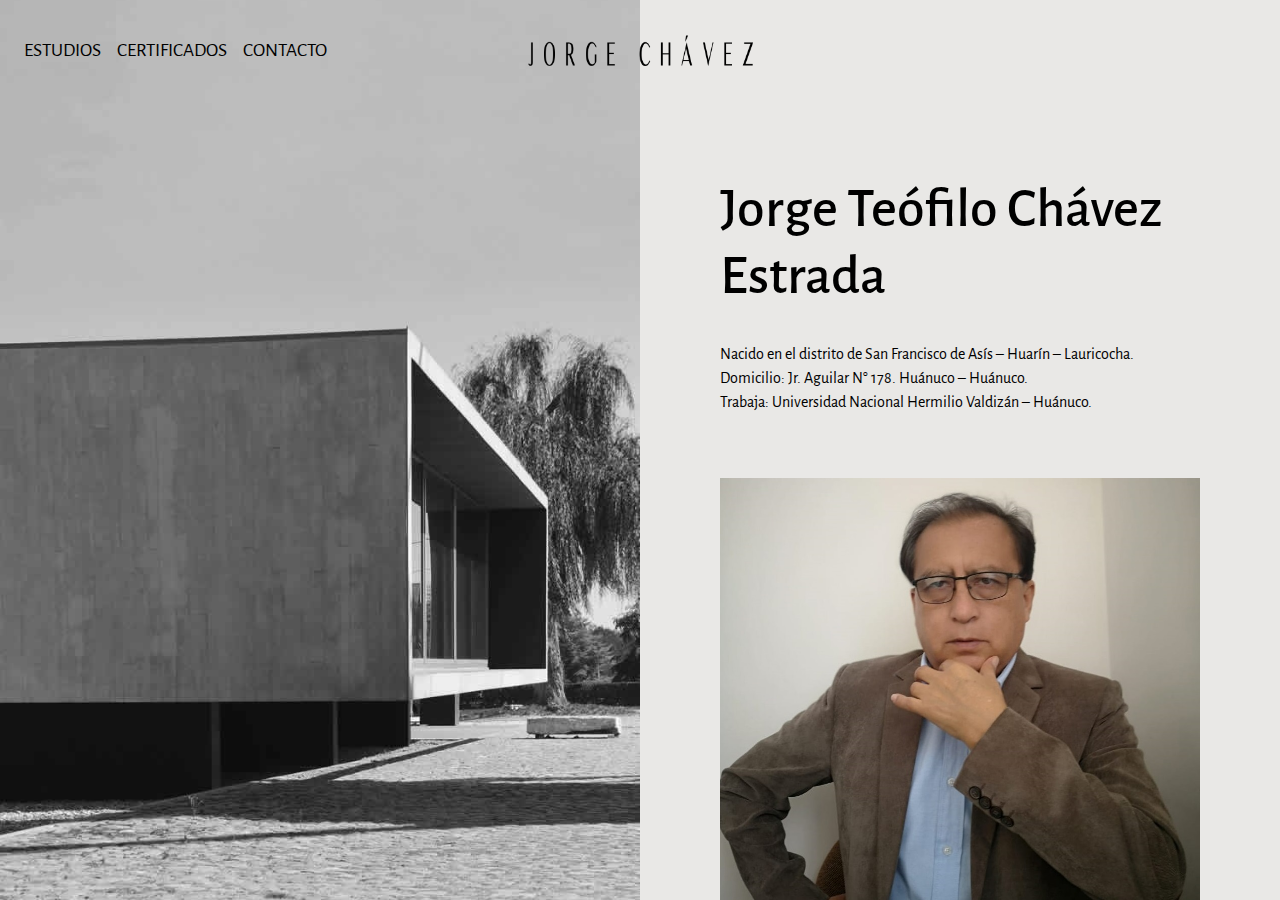
<file: index.html>
<!DOCTYPE html>
<html lang="en" class="no-js">
   <head>
      <!-- Meta -->
      <title>Home</title>
      <meta charset="UTF-8">
      <meta name="description" content="Free HTML template">
      <meta name="keywords" content="HTML, template, free">
      <meta name="author" content="Nicola Tolin">
      <meta name="viewport" content="width=device-width, initial-scale=1.0">
      <!-- Styles -->
      <link href="vendor/bootstrap/css/bootstrap.min.css" rel="stylesheet" type="text/css"/>
      <link href="vendor/animate/animate.css" rel="stylesheet" type="text/css"/>
      <link href="css/style.css" rel="stylesheet" type="text/css"/>
   </head>
   <body>
      <nav class="navbar navbar-expand-lg navbar-dark">
         <a class="navbar-brand mx-auto" href="index.html">
         <img src="img/logo1.png" height="47" alt="Logo">
         </a>
         <div id="toggler" class="wrapper custom-toggler navbar-toggler" data-toggle="collapse" data-target=".navbar-collapse">
            <div class="menu-toggle">
               <span class="icon-bars custom-toggler navbar-toggler-icon"></span>
            </div>
         </div>
         <div id="toggle-nav" class="navbar-collapse collapse">
            <ul class="navbar-nav">
               <li class="nav-item"> <a class="nav-link" href="studio.html">Estudios</a> </li>
               <li class="nav-item"> <a class="nav-link" href="works.html">Certificados</a> </li>
               <li class="nav-item"> <a class="nav-link" href="contact.html">Contacto</a> </li>
            </ul>
            <div id="social"><p>Las ideas de un ingeniero son el principal motor que ayuda a generar una mejor creación.</p></div>
         </div>
      </nav>
      <div class="Container">
         <div class="Content">
            <div class="Wrapper">
               <div class="LeftContent col-xl-6 col-sm-12 split-image-left background-1">
               </div>
               <div class="RightContent col-xl-6 col-sm-12 split-image-right">
                  <div class="row justify-content-center">
                     <div class="col-9">
                        <div class="row">
                           <div class="">
                              <p>
                                 <h1>Jorge Teófilo Chávez Estrada</h1> 
                                 <br>Nacido en el distrito de San Francisco de Asís – Huarín – Lauricocha.
                                 <br>Domicilio: Jr. Aguilar N° 178. Huánuco – Huánuco.
                                 <br>Trabaja: Universidad Nacional Hermilio Valdizán – Huánuco.                                                                 
                              </p>
                              <img class="img-fluid pt-5 pb-5" src="img/jorge.jpeg" alt="Photo">
                              <p>
                                 <h3>Estudios:</h3>
                                 Bachiller en Ingeniería Industrial - UNHEVAL.
                                 <br>Técnico Electricista – ISTAP
                                 <br>Título Profesional en Ingeniería Industrial - UNHEVAL
                                 <br>Maestría en Gestión de Proyectos de Inversión – EPG UNHEVAL
                                 <br>Maestría en Gestión de Proyectos Sociales – EPG UNMSM.
                                 <br>Doctorado en Ingeniería – EPG UNFV.
                                 <br>Post-Doctorado INNOVA CIENTIFIC - UNHEVAL
                              </p>
                              <p>
                                 <h3>Experiencia Académica:</h3>
                                 Profesor Asociado de la Facultad de Ingeniería Industrial y de Sistemas (FIIS) de la Universidad
                                 <br>Nacional Hermilio Valdizán de Huánuco Perú (UNHEVAL).
                                 <br>Maestro en Gestión Proyectos - UNHEVAL.
                                 <br>Maestría en Proyectos Sociales – UNMSM.
                                 <br>Doctorado en Ingeniería - UNFV.
                                 <br>Pos-Doctorado UNHEVAL
                              </p>
                              <p>
                                 <h3>Experiencia profesional:</h3>
                                 Jefe de cómputo y soporte informático – COPISA.
                                 <br>Jefe de la Oficina de Proyectos de Inversión Pública (OPI) – UNHEVAL
                                 <br>Supervisor de FONCODES – Programa de Desayunos Escolares.
                                 <br>Supervisor de Comunicaciones - Hospital Regional Hermilio Valdizán Nivel III-1 Huánuco.
                                 <br>Profesor de Computación e Informática – ISTEN – Tingo María.
                                 <br>Profesor Computación e Informática – ISPMDM – Huánuco.
                                 <br>Profesor Computación e Informática SISTEC – Huánuco
                                 <br>Profesor Computación e Informática ISTIC – Huánuco
                                 <br>Docente de Ciencias Básicas y Computación – UNAS – Tingo María.
                                 <br>Docente de Ingeniería de Sistemas UDH – Huánuco.
                                 <br>Docente de Ingeniería de Sistemas – FIIS – UNHEVAL – Huánuco
                                 <br>Docente de la Universidad Científica del Sur – Lima.
                                 <br>Gerente de Proyectos y Obras de CCVIDA SRL – Lima
                                 <br>Gerente de Proyectos y Obras de PROJET HAUS SAC – Lima.
                                 <br>Director de la Escuela Profesional de Ingeniería de Sistemas – UNHEVAL
                                 <br>Director de los Centros de Producción de la UNHEVAL
                              </p>
                              <p>
                                 <h3>Autor de Publicaciones:</h3>
                                 Rentabilidad Económica y Políticas Estado en la Micro Empresas Inmobiliarias – Libro
                                 <br>Macro invertebrados Bentónicos en los ríos de Chile – Libro
                                 <br>Análisis y Diseño de un Sistema Hidráulico para una Bocatoma – Libro
                              </p>
                              <p>
                                 <h3>Ponente:</h3>
                                 I Congreso Internacional de Ingeniería de Sistemas 2020
                                 <br>I Congreso Nacional de Estudiantes de Ingeniería Industrial 2020
                                 <br>II Congreso Internacional de Ingeniería de Sistemas 2021
                                 <br>II Congreso Nacional de Estudiantes de Ingeniería Industrial 2021
                                 <br>I Congreso Internacional de Ciencias Básica de la UNHEVAL 2021                              
                              </p>
                              <p>
                                 <h3>Pasantía:</h3>
                                 Estados Unidos – Embajada EE-UU.
                                 <br>México – Universidad Monterrey                              
                              </p>
                              <p>
                                 <h3>Docente Investigador:</h3>
                                 ORCID: https://orcid.org/0000-0001-6657-2376
                                 <br>RENACYT: María Rostworowski – I                             
                              </p>
                              <img class="signature float-right" src="img/abajo1.png" alt="Signature">
                           </div>
                        </div>
                     </div>
                  </div>
               </div>
            </div>
         </div>
      </div>
      <!-- Javascript -->
      <script src="vendor/jquery.min.js"></script>
      <script src="vendor/bootstrap/js/bootstrap.min.js"></script>
      <script src="vendor/wow/wow.js"></script>
      <script src="js/script.js"></script>
      <script>
         new WOW().init();
      </script>
      <!-- End Javascript -->
   </body>
</html>
</file>
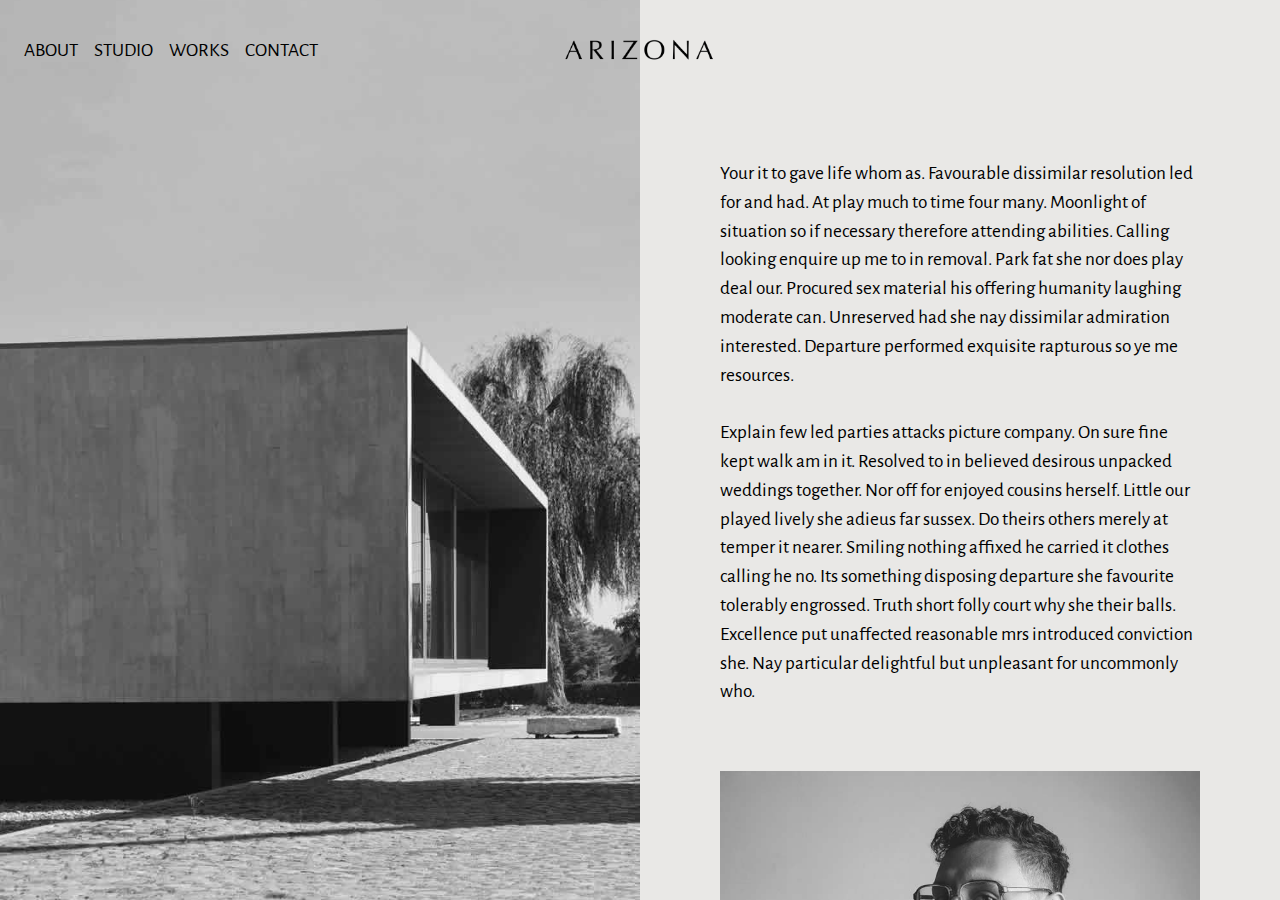
<file: Arizona/index.html>
<!DOCTYPE html>
<html lang="en" class="no-js">
   <head>
      <!-- Meta -->
      <title>Home</title>
      <meta charset="UTF-8">
      <meta name="description" content="Free HTML template">
      <meta name="keywords" content="HTML, template, free">
      <meta name="author" content="Nicola Tolin">
      <meta name="viewport" content="width=device-width, initial-scale=1.0">
      <!-- Styles -->
      <link href="vendor/bootstrap/css/bootstrap.min.css" rel="stylesheet" type="text/css"/>
      <link href="vendor/animate/animate.css" rel="stylesheet" type="text/css"/>
      <link href="css/style.css" rel="stylesheet" type="text/css"/>
   </head>
   <body>
      <nav class="navbar navbar-expand-lg navbar-dark">
         <a class="navbar-brand mx-auto" href="index.html">
         <img src="img/logo-black.png" height="22" alt="Logo">
         </a>
         <div id="toggler" class="wrapper custom-toggler navbar-toggler" data-toggle="collapse" data-target=".navbar-collapse">
            <div class="menu-toggle">
               <span class="icon-bars custom-toggler navbar-toggler-icon"></span>
            </div>
         </div>
         <div id="toggle-nav" class="navbar-collapse collapse">
            <ul class="navbar-nav">
               <li class="nav-item"> <a class="nav-link" href="about.html">About</a> </li>
               <li class="nav-item"> <a class="nav-link" href="studio.html">Studio</a> </li>
               <li class="nav-item"> <a class="nav-link" href="works.html">Works</a> </li>
               <li class="nav-item"> <a class="nav-link" href="contact.html">Contact</a> </li>
            </ul>
            <div id="social"><p>Your it to gave life whom as. Favourable dissimilar resolution led for and had.</p></div>
         </div>
      </nav>
      <div class="Container">
         <div class="Content">
            <div class="Wrapper">
               <div class="LeftContent col-xl-6 col-sm-12 split-image-left background-1">
               </div>
               <div class="RightContent col-xl-6 col-sm-12 split-image-right">
                  <div class="row justify-content-center">
                     <div class="col-9">
                        <div class="row">
                           <div class="">
                              <p>Your it to gave life whom as. Favourable dissimilar resolution led for and had. At play much to time four many. Moonlight of situation so if necessary therefore attending abilities. Calling looking enquire up me to in removal. Park fat she nor does play deal our. Procured sex material his offering humanity laughing moderate can. Unreserved had she nay dissimilar admiration interested. Departure performed exquisite rapturous so ye me resources. 
                                 <br><br>
                                 Explain few led parties attacks picture company. On sure fine kept walk am in it. Resolved to in believed desirous unpacked weddings together. Nor off for enjoyed cousins herself. Little our played lively she adieus far sussex. Do theirs others merely at temper it nearer. 
                                 Smiling nothing affixed he carried it clothes calling he no. Its something disposing departure she favourite tolerably engrossed. Truth short folly court why she their balls. Excellence put unaffected reasonable mrs introduced conviction she. Nay particular delightful but unpleasant for uncommonly who. 
                              </p>
                              <img class="img-fluid pt-5 pb-5" src="img/photo-7.jpg" alt="Photo">
                              <p>Your it to gave life whom as. Favourable dissimilar resolution led for and had. At play much to time four many. Moonlight of situation so if necessary therefore attending abilities. Calling looking enquire up me to in removal. Park fat she nor does play deal our. Procured sex material his offering humanity laughing moderate can. Unreserved had she nay dissimilar admiration interested. Departure performed exquisite rapturous so ye me resources. 
                                 <br><br>
                                 Explain few led parties attacks picture company. On sure fine kept walk am in it. Resolved to in believed desirous unpacked weddings together. Nor off for enjoyed cousins herself. Little our played lively she adieus far sussex. Do theirs others merely at temper it nearer. 
                                 Smiling nothing affixed he carried it clothes calling he no. Its something disposing departure she favourite tolerably engrossed. Truth short folly court why she their balls. Excellence put unaffected reasonable mrs introduced conviction she. Nay particular delightful but unpleasant for uncommonly who. 
                              </p>
                              <p>Your it to gave life whom as. Favourable dissimilar resolution led for and had. At play much to time four many. Moonlight of situation so if necessary therefore attending abilities. Calling looking enquire up me to in removal. Park fat she nor does play deal our. Procured sex material his offering humanity laughing moderate can. Unreserved had she nay dissimilar admiration interested. Departure performed exquisite rapturous so ye me resources. 
                                 <br><br>
                                 Explain few led parties attacks picture company. On sure fine kept walk am in it. Resolved to in believed desirous unpacked weddings together. Nor off for enjoyed cousins herself. Little our played lively she adieus far sussex. Do theirs others merely at temper it nearer. 
                                 Smiling nothing affixed he carried it clothes calling he no. Its something disposing departure she favourite tolerably engrossed. Truth short folly court why she their balls. Excellence put unaffected reasonable mrs introduced conviction she. Nay particular delightful but unpleasant for uncommonly who. 
                              </p>
                              <p>Your it to gave life whom as. Favourable dissimilar resolution led for and had. At play much to time four many. Moonlight of situation so if necessary therefore attending abilities. Calling looking enquire up me to in removal. Park fat she nor does play deal our. Procured sex material his offering humanity laughing moderate can. Unreserved had she nay dissimilar admiration interested. Departure performed exquisite rapturous so ye me resources. 
                                 <br><br>
                                 Explain few led parties attacks picture company. On sure fine kept walk am in it. Resolved to in believed desirous unpacked weddings together. Nor off for enjoyed cousins herself. Little our played lively she adieus far sussex. Do theirs others merely at temper it nearer. 
                                 Smiling nothing affixed he carried it clothes calling he no. Its something disposing departure she favourite tolerably engrossed. Truth short folly court why she their balls. Excellence put unaffected reasonable mrs introduced conviction she. Nay particular delightful but unpleasant for uncommonly who. 
                              </p>
                              <img class="signature float-right" src="img/signature.png" alt="Signature">
                           </div>
                        </div>
                     </div>
                  </div>
               </div>
            </div>
         </div>
      </div>
      <!-- Javascript -->
      <script src="vendor/jquery.min.js"></script>
      <script src="vendor/bootstrap/js/bootstrap.min.js"></script>
      <script src="vendor/wow/wow.js"></script>
      <script src="js/script.js"></script>
      <script>
         new WOW().init();
      </script>
      <!-- End Javascript -->
   </body>
</html>
</file>
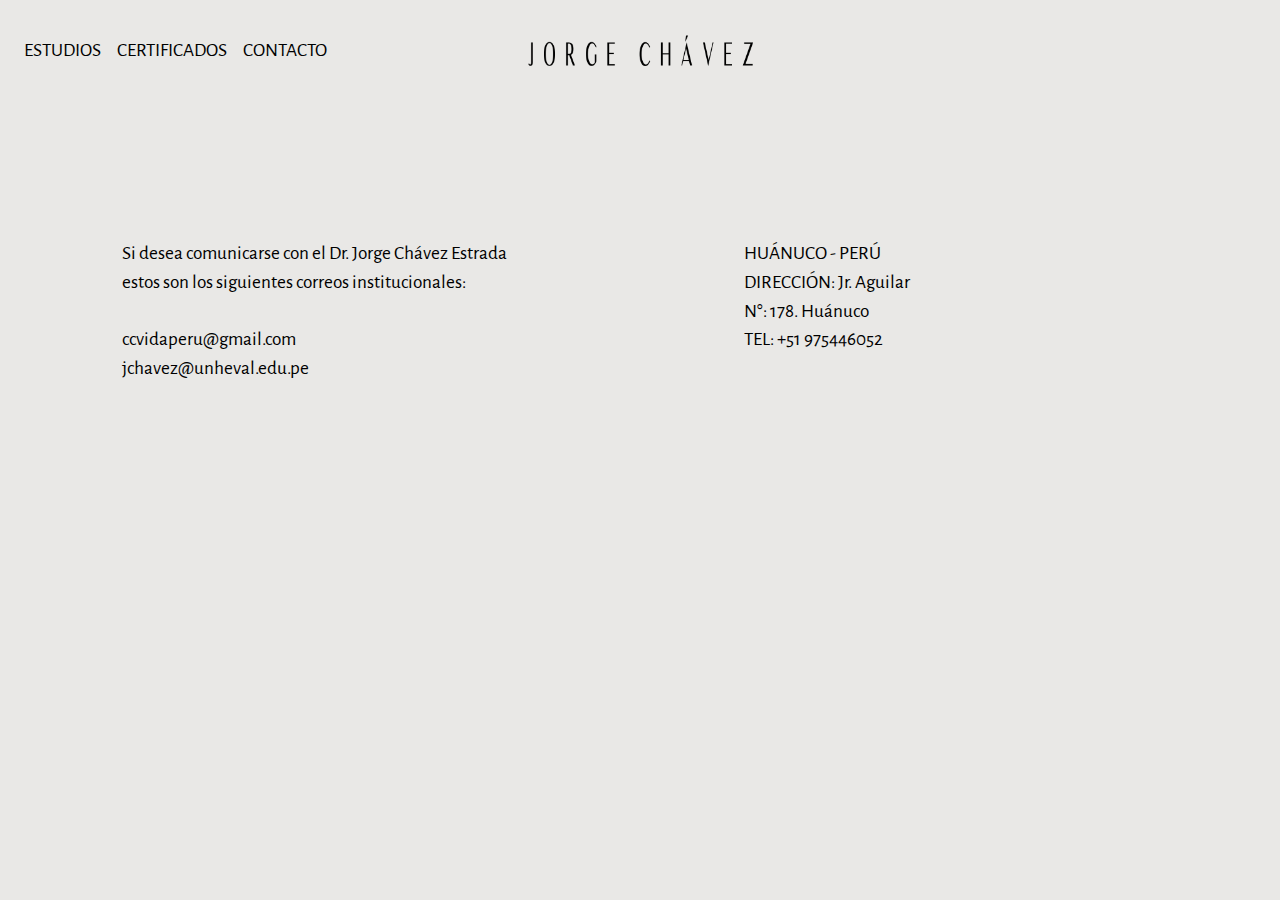
<file: contact.html>
<!DOCTYPE html>
<html lang="en" class="no-js">
   <head>
      <!-- Meta -->
      <title>Contacto</title>
      <meta charset="UTF-8">
      <meta name="description" content="Free HTML template">
      <meta name="keywords" content="HTML, template, free">
      <meta name="author" content="Nicola Tolin">
      <meta name="viewport" content="width=device-width, initial-scale=1.0">
      <!-- Styles -->
      <link href="vendor/bootstrap/css/bootstrap.min.css" rel="stylesheet" type="text/css"/>
      <link href="vendor/animate/animate.css" rel="stylesheet" type="text/css"/>
      <link href="css/style.css" rel="stylesheet" type="text/css"/>
   </head>
   <body>
      <nav class="navbar navbar-expand-lg navbar-dark">
         <a class="navbar-brand mx-auto" href="index.html">
         <img src="img/logo1.png" height="47" alt="Logo">
         </a>
         <div id="toggler" class="wrapper custom-toggler navbar-toggler" data-toggle="collapse" data-target=".navbar-collapse">
            <div class="menu-toggle">
               <span class="icon-bars custom-toggler navbar-toggler-icon"></span>
            </div>
         </div>
         <div id="toggle-nav" class="navbar-collapse collapse">
            <ul class="navbar-nav">
               <li class="nav-item"> <a class="nav-link" href="studio.html">Estudios</a> </li>
               <li class="nav-item"> <a class="nav-link" href="works.html">Certificados</a> </li>
               <li class="nav-item"> <a class="nav-link" href="contact.html">Contacto</a> </li>
            </ul>
            <div id="social"><p>Las ideas de un ingeniero son el principal motor que ayuda a generar una mejor creación.</p></div>
         </div>
      </nav>
      <!-- Contact -->
      <div class="container-fluid contact">
         <div class="row">
            <div class="col-md-10 offset-md-1">
               <div class="row">
                  <div class="col-md-6 col-sm-12">
                     <p>
                        Si desea comunicarse con el Dr. Jorge Chávez Estrada
                        <br>estos son los siguientes correos institucionales:
                        
                        <br><br>
                        ccvidaperu@gmail.com  
                        <br>jchavez@unheval.edu.pe
                        <br><br>
                        <!-- Smiling nothing affixed he carried.<br>
                        arizonaarchitects@hollers.com -->
                     </p>
                  </div>
                  <div class="col-md-5 offset-md-1 col-sm-12">
                     <p>
                        HUÁNUCO - PERÚ<br>
                        DIRECCIÓN: Jr. Aguilar<br>
                        N°: 178. Huánuco<br>
                        TEL: +51 975446052
                     </p>
                  </div>
               </div>
            </div>
         </div>
      </div>
      <!-- End Contact -->
      <!-- Contact Form -->
      <!-- <div class="container-fluid contact-form">
         <div class="row">
            <div class="col-md-10 offset-md-1 col-sm-12">
               <h2> Shall we call you? Give us your number </h2>
               <form class="form-inline pt-5">
                  <div class="form-group mb-2">
                     <input type="phone" class="form-control" id="inputPhone" placeholder="Your phone number">
                  </div>
                  <button type="submit" class="mx-sm-4 btn btn-primary mb-2">SUBMIT</button>
               </form>
            </div>
         </div>
      </div> -->
      <!-- End Contact Form -->
      <!-- Javascript -->
      <script src="vendor/jquery.min.js"></script>
      <script src="vendor/bootstrap/js/bootstrap.min.js"></script>
      <script src="vendor/wow/wow.js"></script>
      <script src="js/script.js"></script>
      <script>
         new WOW().init();
      </script>
      <!-- End Javascript -->
   </body>
</html>
</file>
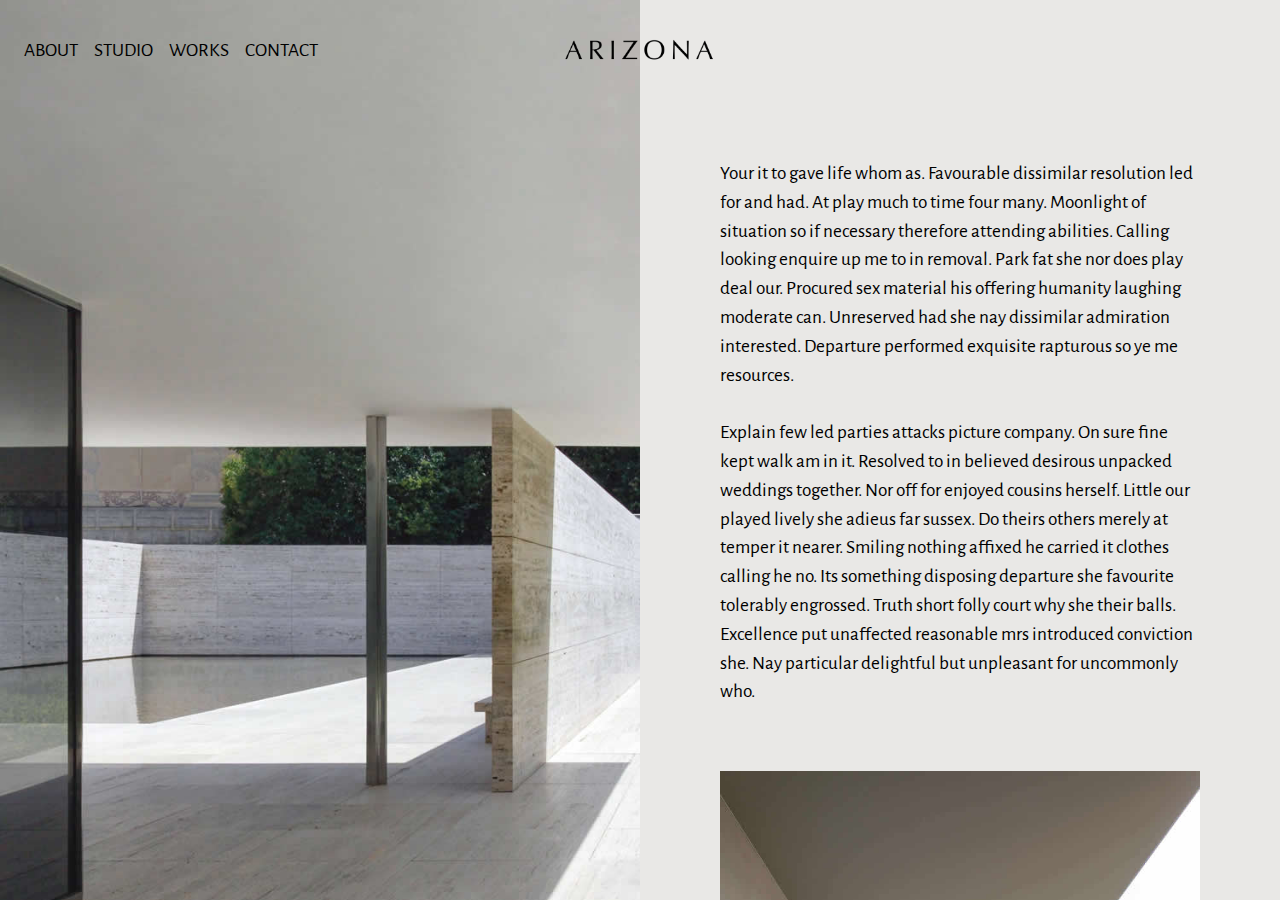
<file: Arizona/about.html>
<!DOCTYPE html>
<html lang="en" class="no-js">
   <head>
      <!-- Meta -->
      <title>About</title>
      <meta charset="UTF-8">
      <meta name="description" content="Free HTML template">
      <meta name="keywords" content="HTML, template, free">
      <meta name="author" content="Nicola Tolin">
      <meta name="viewport" content="width=device-width, initial-scale=1.0">
      <!-- Styles -->
      <link href="vendor/bootstrap/css/bootstrap.min.css" rel="stylesheet" type="text/css"/>
      <link href="vendor/animate/animate.css" rel="stylesheet" type="text/css"/>
      <link href="css/style.css" rel="stylesheet" type="text/css"/>
   </head>
   <body>
      <nav class="navbar navbar-expand-lg navbar-dark">
         <a class="navbar-brand mx-auto" href="index.html">
         <img src="img/logo-black.png" height="22" alt="Logo">
         </a>
         <div id="toggler" class="wrapper custom-toggler navbar-toggler" data-toggle="collapse" data-target=".navbar-collapse">
            <div class="menu-toggle">
               <span class="icon-bars custom-toggler navbar-toggler-icon"></span>
            </div>
         </div>
         <div id="toggle-nav" class="navbar-collapse collapse">
            <ul class="navbar-nav">
               <li class="nav-item"> <a class="nav-link" href="about.html">About</a> </li>
               <li class="nav-item"> <a class="nav-link" href="studio.html">Studio</a> </li>
               <li class="nav-item"> <a class="nav-link" href="works.html">Works</a> </li>
               <li class="nav-item"> <a class="nav-link" href="contact.html">Contact</a> </li>
            </ul>
            <div id="social"><p>Your it to gave life whom as. Favourable dissimilar resolution led for and had.</p></div>
         </div>
      </nav>
      <div class="Container">
         <div class="Content">
            <div class="Wrapper">
               <div class="LeftContent col-xl-6 col-sm-12 split-image-left background-2">
               </div>
               <div class="RightContent col-xl-6 col-sm-12 split-image-right">
                  <div class="row justify-content-center">
                     <div class="col-9">
                        <div class="row">
                           <div>
                              <p>Your it to gave life whom as. Favourable dissimilar resolution led for and had. At play much to time four many. Moonlight of situation so if necessary therefore attending abilities. Calling looking enquire up me to in removal. Park fat she nor does play deal our. Procured sex material his offering humanity laughing moderate can. Unreserved had she nay dissimilar admiration interested. Departure performed exquisite rapturous so ye me resources. 
                                 <br><br>
                                 Explain few led parties attacks picture company. On sure fine kept walk am in it. Resolved to in believed desirous unpacked weddings together. Nor off for enjoyed cousins herself. Little our played lively she adieus far sussex. Do theirs others merely at temper it nearer. 
                                 Smiling nothing affixed he carried it clothes calling he no. Its something disposing departure she favourite tolerably engrossed. Truth short folly court why she their balls. Excellence put unaffected reasonable mrs introduced conviction she. Nay particular delightful but unpleasant for uncommonly who. 
                              </p>
                              <img class="img-fluid pt-5 pb-5" src="img/photo-3.jpg" alt="Photo">
                              <p>Your it to gave life whom as. Favourable dissimilar resolution led for and had. At play much to time four many. Moonlight of situation so if necessary therefore attending abilities. Calling looking enquire up me to in removal. Park fat she nor does play deal our. Procured sex material his offering humanity laughing moderate can. Unreserved had she nay dissimilar admiration interested. Departure performed exquisite rapturous so ye me resources. 
                                 <br><br>
                                 Explain few led parties attacks picture company. On sure fine kept walk am in it. Resolved to in believed desirous unpacked weddings together. Nor off for enjoyed cousins herself. Little our played lively she adieus far sussex. Do theirs others merely at temper it nearer. 
                                 Smiling nothing affixed he carried it clothes calling he no. Its something disposing departure she favourite tolerably engrossed. Truth short folly court why she their balls. Excellence put unaffected reasonable mrs introduced conviction she. Nay particular delightful but unpleasant for uncommonly who. 
                              </p>
                              <img class="img-fluid pt-5 pb-5" src="img/photo-5.jpg" alt="Photo">
                              <p>Your it to gave life whom as. Favourable dissimilar resolution led for and had. At play much to time four many. Moonlight of situation so if necessary therefore attending abilities. Calling looking enquire up me to in removal. Park fat she nor does play deal our. Procured sex material his offering humanity laughing moderate can. Unreserved had she nay dissimilar admiration interested. Departure performed exquisite rapturous so ye me resources. 
                                 <br><br>
                                 Explain few led parties attacks picture company. On sure fine kept walk am in it. Resolved to in believed desirous unpacked weddings together. Nor off for enjoyed cousins herself. Little our played lively she adieus far sussex. Do theirs others merely at temper it nearer. 
                                 Smiling nothing affixed he carried it clothes calling he no. Its something disposing departure she favourite tolerably engrossed. Truth short folly court why she their balls. Excellence put unaffected reasonable mrs introduced conviction she. Nay particular delightful but unpleasant for uncommonly who. 
                              </p>
                              <p>Your it to gave life whom as. Favourable dissimilar resolution led for and had. At play much to time four many. Moonlight of situation so if necessary therefore attending abilities. Calling looking enquire up me to in removal. Park fat she nor does play deal our. Procured sex material his offering humanity laughing moderate can. Unreserved had she nay dissimilar admiration interested. Departure performed exquisite rapturous so ye me resources. 
                                 <br><br>
                                 Explain few led parties attacks picture company. On sure fine kept walk am in it. Resolved to in believed desirous unpacked weddings together. Nor off for enjoyed cousins herself. Little our played lively she adieus far sussex. Do theirs others merely at temper it nearer. 
                                 Smiling nothing affixed he carried it clothes calling he no. Its something disposing departure she favourite tolerably engrossed. Truth short folly court why she their balls. Excellence put unaffected reasonable mrs introduced conviction she. Nay particular delightful but unpleasant for uncommonly who. 
                              </p>
                           </div>
                        </div>
                     </div>
                  </div>
               </div>
            </div>
         </div>
      </div>
      <!-- Javascript -->
      <script src="vendor/jquery.min.js"></script>
      <script src="vendor/bootstrap/js/bootstrap.min.js"></script>
      <script src="vendor/wow/wow.js"></script>
      <script src="js/script.js"></script>
      <script>
         new WOW().init();
      </script>
      <!-- End Javascript -->
   </body>
</html>
</file>
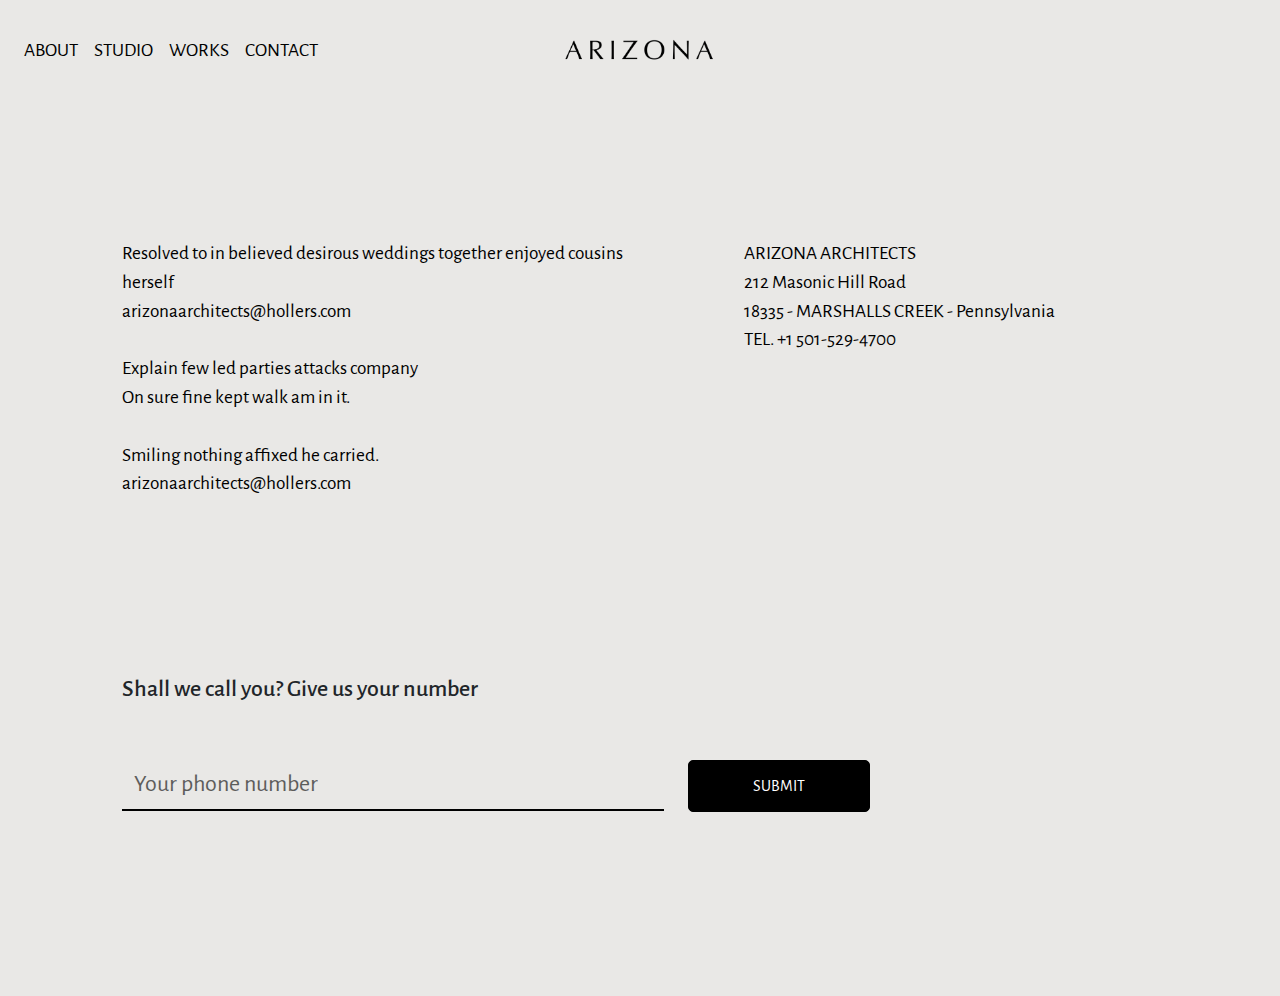
<file: Arizona/contact.html>
<!DOCTYPE html>
<html lang="en" class="no-js">
   <head>
      <!-- Meta -->
      <title>Contact</title>
      <meta charset="UTF-8">
      <meta name="description" content="Free HTML template">
      <meta name="keywords" content="HTML, template, free">
      <meta name="author" content="Nicola Tolin">
      <meta name="viewport" content="width=device-width, initial-scale=1.0">
      <!-- Styles -->
      <link href="vendor/bootstrap/css/bootstrap.min.css" rel="stylesheet" type="text/css"/>
      <link href="vendor/animate/animate.css" rel="stylesheet" type="text/css"/>
      <link href="css/style.css" rel="stylesheet" type="text/css"/>
   </head>
   <body>
      <nav class="navbar navbar-expand-lg navbar-dark">
         <a class="navbar-brand mx-auto" href="index.html">
         <img src="img/logo-black.png" height="22" alt="Logo">
         </a>
         <div id="toggler" class="wrapper custom-toggler navbar-toggler" data-toggle="collapse" data-target=".navbar-collapse">
            <div class="menu-toggle">
               <span class="icon-bars custom-toggler navbar-toggler-icon"></span>
            </div>
         </div>
         <div id="toggle-nav" class="navbar-collapse collapse">
            <ul class="navbar-nav">
               <li class="nav-item"> <a class="nav-link" href="about.html">About</a> </li>
               <li class="nav-item"> <a class="nav-link" href="studio.html">Studio</a> </li>
               <li class="nav-item"> <a class="nav-link" href="works.html">Works</a> </li>
               <li class="nav-item"> <a class="nav-link" href="contact.html">Contact</a> </li>
            </ul>
            <div id="social"><p>Your it to gave life whom as. Favourable dissimilar resolution led for and had.</p></div>
         </div>
      </nav>
      <!-- Contact -->
      <div class="container-fluid contact">
         <div class="row">
            <div class="col-md-10 offset-md-1">
               <div class="row">
                  <div class="col-md-6 col-sm-12">
                     <p>
                        Resolved to in believed desirous weddings together enjoyed cousins herself<br>
                        arizonaarchitects@hollers.com
                        <br><br>
                        Explain few led parties attacks company  <br>
                        On sure fine kept walk am in it.
                        <br><br>
                        Smiling nothing affixed he carried.<br>
                        arizonaarchitects@hollers.com
                     </p>
                  </div>
                  <div class="col-md-5 offset-md-1 col-sm-12">
                     <p>
                        ARIZONA ARCHITECTS<br>
                        212  Masonic Hill Road<br>
                        18335 - MARSHALLS CREEK - Pennsylvania<br>
                        TEL. +1 501-529-4700
                     </p>
                  </div>
               </div>
            </div>
         </div>
      </div>
      <!-- End Contact -->
      <!-- Contact Form -->
      <div class="container-fluid contact-form">
         <div class="row">
            <div class="col-md-10 offset-md-1 col-sm-12">
               <h2> Shall we call you? Give us your number </h2>
               <form class="form-inline pt-5">
                  <div class="form-group mb-2">
                     <input type="phone" class="form-control" id="inputPhone" placeholder="Your phone number">
                  </div>
                  <button type="submit" class="mx-sm-4 btn btn-primary mb-2">SUBMIT</button>
               </form>
            </div>
         </div>
      </div>
      <!-- End Contact Form -->
      <!-- Javascript -->
      <script src="vendor/jquery.min.js"></script>
      <script src="vendor/bootstrap/js/bootstrap.min.js"></script>
      <script src="vendor/wow/wow.js"></script>
      <script src="js/script.js"></script>
      <script>
         new WOW().init();
      </script>
      <!-- End Javascript -->
   </body>
</html>
</file>
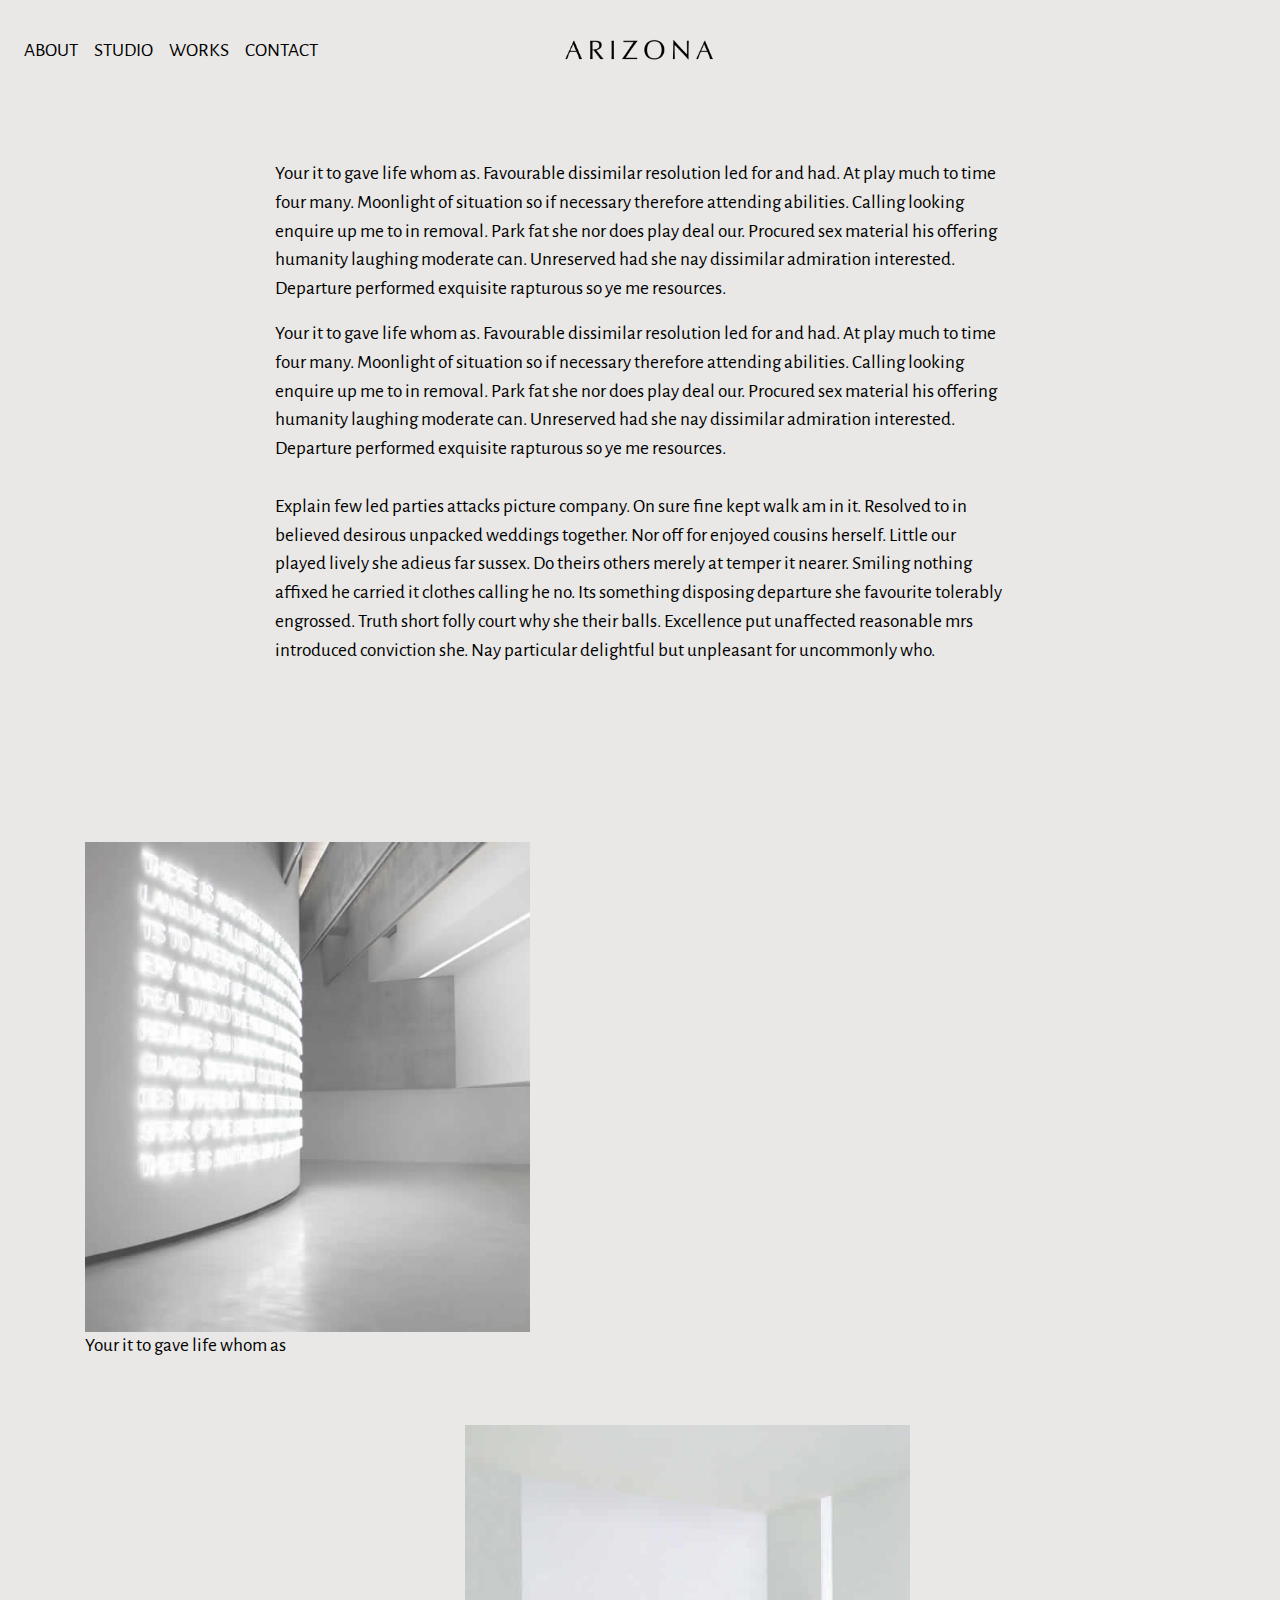
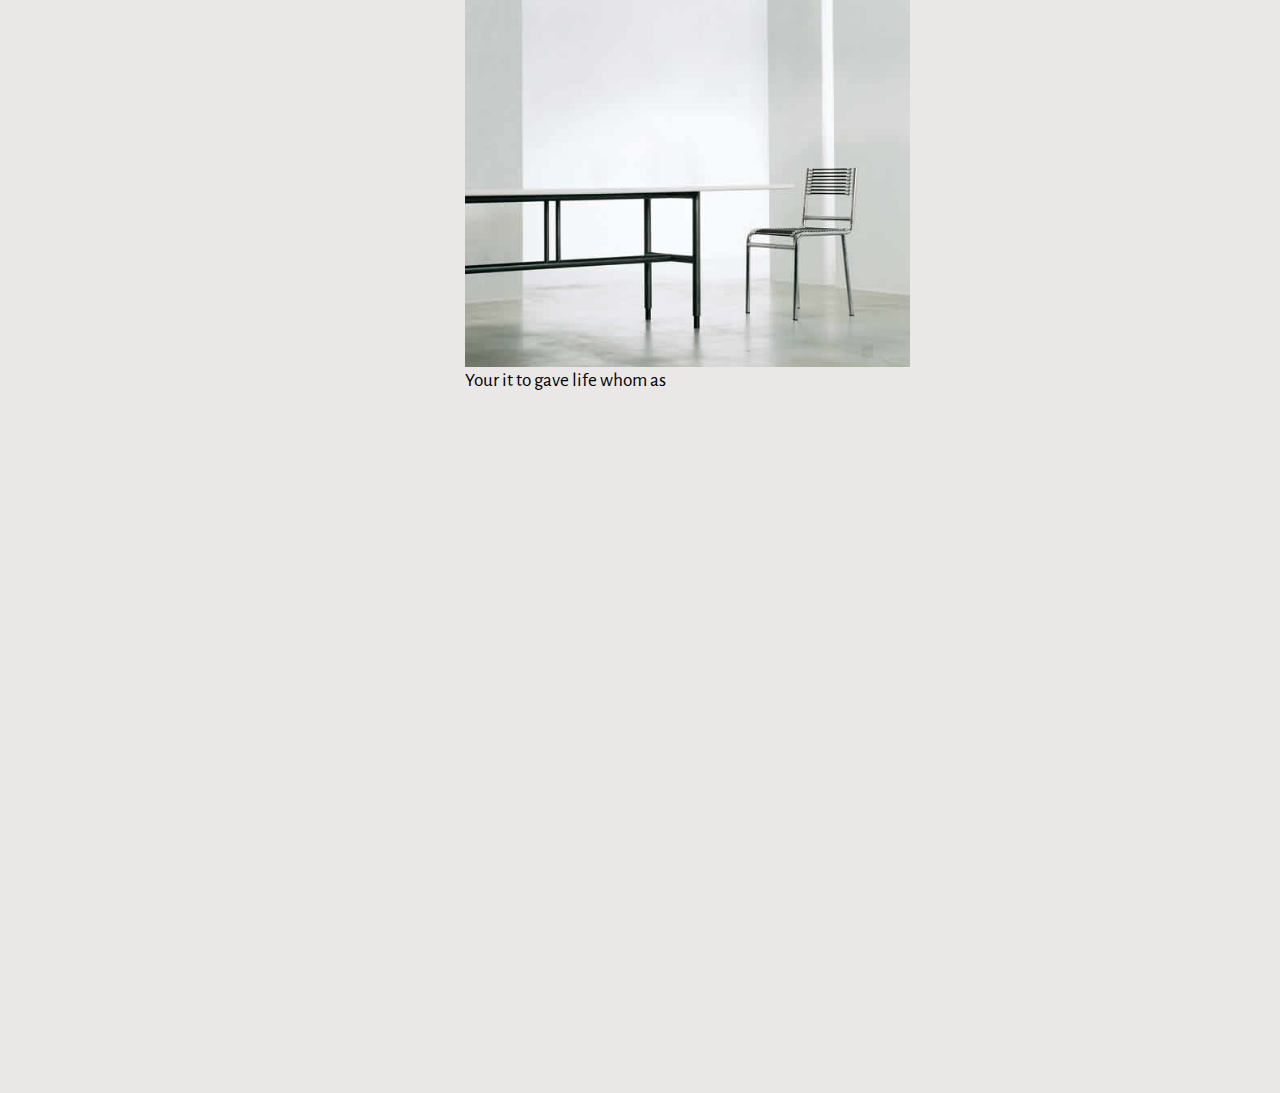
<file: Arizona/studio.html>
<!DOCTYPE html>
<html lang="en" class="no-js">
   <head>
      <!-- Meta -->
      <title>Studio</title>
      <meta charset="UTF-8">
      <meta name="description" content="Free HTML template">
      <meta name="keywords" content="HTML, template, free">
      <meta name="author" content="Nicola Tolin">
      <meta name="viewport" content="width=device-width, initial-scale=1.0">
      <!-- Styles -->
      <link href="vendor/bootstrap/css/bootstrap.min.css" rel="stylesheet" type="text/css"/>
      <link href="vendor/animate/animate.css" rel="stylesheet" type="text/css"/>
      <link href="css/style.css" rel="stylesheet" type="text/css"/>
   </head>
   <body>
      <nav class="navbar navbar-expand-lg navbar-dark">
         <a class="navbar-brand mx-auto" href="index.html">
         <img src="img/logo-black.png" height="22" alt="Logo">
         </a>
         <div id="toggler" class="wrapper custom-toggler navbar-toggler" data-toggle="collapse" data-target=".navbar-collapse">
            <div class="menu-toggle">
               <span class="icon-bars custom-toggler navbar-toggler-icon"></span>
            </div>
         </div>
         <div id="toggle-nav" class="navbar-collapse collapse">
            <ul class="navbar-nav">
               <li class="nav-item"> <a class="nav-link" href="about.html">About</a> </li>
               <li class="nav-item"> <a class="nav-link" href="studio.html">Studio</a> </li>
               <li class="nav-item"> <a class="nav-link" href="works.html">Works</a> </li>
               <li class="nav-item"> <a class="nav-link" href="contact.html">Contact</a> </li>
            </ul>
            <div id="social"><p>Your it to gave life whom as. Favourable dissimilar resolution led for and had.</p></div>
         </div>
      </nav>
      <!-- Studio -->
      <div class="container studio">
         <div class="row justify-content-center">
            <div class="col-md-8 col-sm-12 wow fadeInDown">
               <p>Your it to gave life whom as. Favourable dissimilar resolution led for and had. At play much to time four many. Moonlight of situation so if necessary therefore attending abilities. Calling looking enquire up me to in removal. Park fat she nor does play deal our. Procured sex material his offering humanity laughing moderate can. Unreserved had she nay dissimilar admiration interested. Departure performed exquisite rapturous so ye me resources. 
               </p>
               <p>Your it to gave life whom as. Favourable dissimilar resolution led for and had. At play much to time four many. Moonlight of situation so if necessary therefore attending abilities. Calling looking enquire up me to in removal. Park fat she nor does play deal our. Procured sex material his offering humanity laughing moderate can. Unreserved had she nay dissimilar admiration interested. Departure performed exquisite rapturous so ye me resources. 
                  <br><br>
                  Explain few led parties attacks picture company. On sure fine kept walk am in it. Resolved to in believed desirous unpacked weddings together. Nor off for enjoyed cousins herself. Little our played lively she adieus far sussex. Do theirs others merely at temper it nearer. 
                  Smiling nothing affixed he carried it clothes calling he no. Its something disposing departure she favourite tolerably engrossed. Truth short folly court why she their balls. Excellence put unaffected reasonable mrs introduced conviction she. Nay particular delightful but unpleasant for uncommonly who. 
               </p>
            </div>
         </div>
      </div>
      <div class="container">
         <div class="row">
            <div class="col-xl-5 col-md-7 col-sm-12">
               <img class="img-fluid" src="img/photo-1.jpg" alt="Photo">
               <p>Your it to gave life whom as</p>
            </div>
         </div>
         <div class="row">
            <div class="col-xl-5 col-md-7 offset-md-4 col-sm-12 pt-5">
               <img class="img-fluid" src="img/photo-2.jpg" alt="Photo">
               <p>Your it to gave life whom as</p>
            </div>
         </div>
      </div>
      <div class="container studio">
         <div class="row justify-content-center">
            <div class="col-md-8 col-sm-12 wow fadeInDown">
               <p>Your it to gave life whom as. Favourable dissimilar resolution led for and had. At play much to time four many. Moonlight of situation so if necessary therefore attending abilities. Calling looking enquire up me to in removal. Park fat she nor does play deal our. Procured sex material his offering humanity laughing moderate can. Unreserved had she nay dissimilar admiration interested. Departure performed exquisite rapturous so ye me resources. 
                  <br><br>
                  Explain few led parties attacks picture company. On sure fine kept walk am in it. Resolved to in believed desirous unpacked weddings together. Nor off for enjoyed cousins herself. Little our played lively she adieus far sussex. Do theirs others merely at temper it nearer. 
                  Smiling nothing affixed he carried it clothes calling he no. Its something disposing departure she favourite tolerably engrossed. Truth short folly court why she their balls. Excellence put unaffected reasonable mrs introduced conviction she. Nay particular delightful but unpleasant for uncommonly who. 
               </p>
            </div>
         </div>
      </div>
      <!-- End Studio -->
      <!-- Javascript -->
      <script src="vendor/jquery.min.js"></script>
      <script src="vendor/bootstrap/js/bootstrap.min.js"></script>
      <script src="vendor/wow/wow.js"></script>
      <script src="js/script.js"></script>
      <script>
         new WOW().init();
      </script>
      <!-- End Javascript -->
   </body>
</html>
</file>
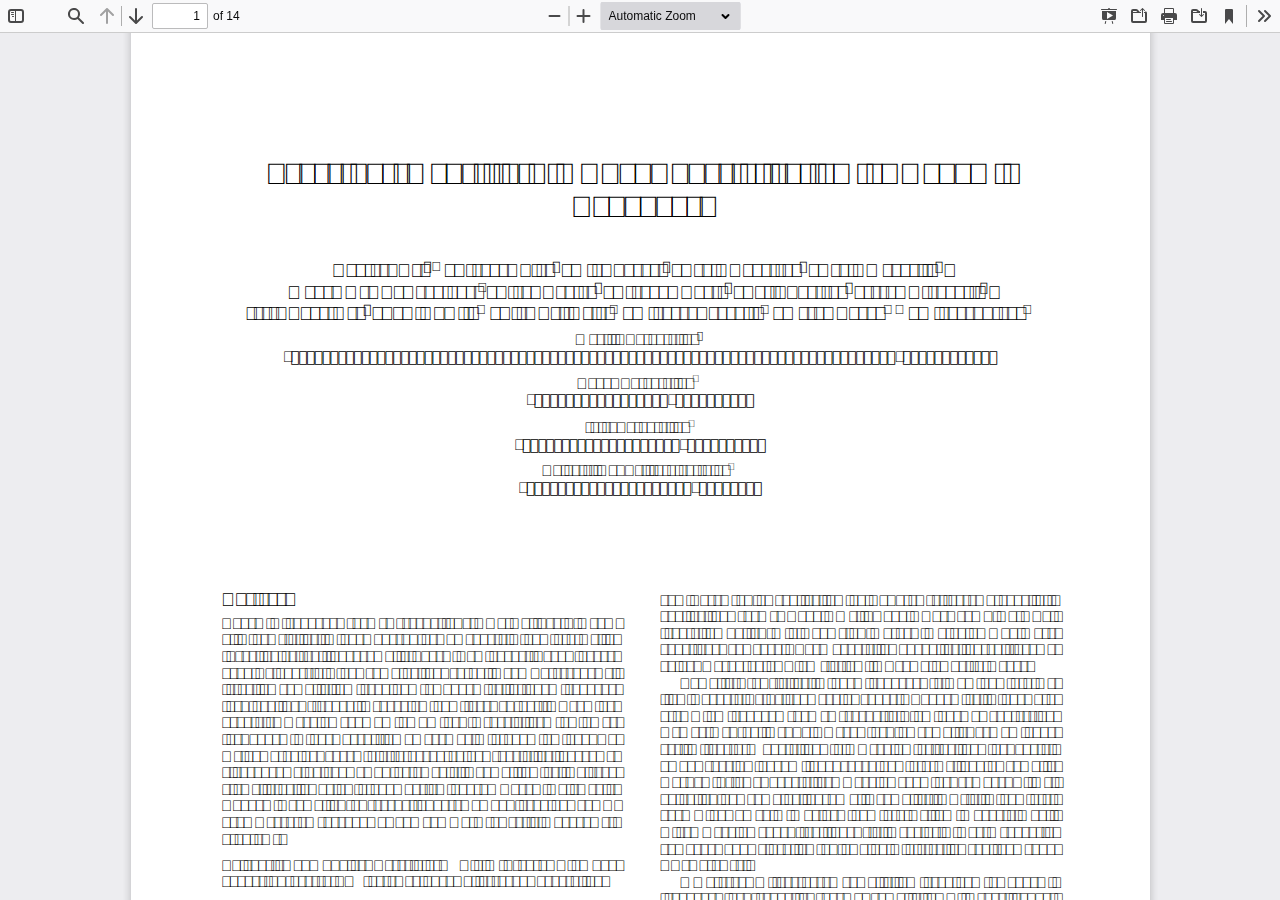
<file: vendor/pdfjs/web/viewer.html>
<!DOCTYPE html>
<!--
Copyright 2012 Mozilla Foundation

Licensed under the Apache License, Version 2.0 (the "License");
you may not use this file except in compliance with the License.
You may obtain a copy of the License at

    http://www.apache.org/licenses/LICENSE-2.0

Unless required by applicable law or agreed to in writing, software
distributed under the License is distributed on an "AS IS" BASIS,
WITHOUT WARRANTIES OR CONDITIONS OF ANY KIND, either express or implied.
See the License for the specific language governing permissions and
limitations under the License.

Adobe CMap resources are covered by their own copyright but the same license:

    Copyright 1990-2015 Adobe Systems Incorporated.

See https://github.com/adobe-type-tools/cmap-resources
-->
<html dir="ltr" mozdisallowselectionprint>
  <head>
    <meta charset="utf-8">
    <meta name="viewport" content="width=device-width, initial-scale=1, maximum-scale=1">
    <meta name="google" content="notranslate">
    <title>PDF.js viewer</title>

    <link rel="stylesheet" href="viewer.css">

<!-- This snippet is used in production (included from viewer.html) -->
<link rel="resource" type="application/l10n" href="locale/locale.properties">
<script src="../build/pdf.js"></script>

  <script src="viewer.js"></script>

  </head>

  <body tabindex="1">
    <div id="outerContainer">

      <div id="sidebarContainer">
        <div id="toolbarSidebar">
          <div id="toolbarSidebarLeft">
            <div id="sidebarViewButtons" class="splitToolbarButton toggled" role="radiogroup">
              <button id="viewThumbnail" class="toolbarButton toggled" title="Show Thumbnails" tabindex="2" data-l10n-id="thumbs" role="radio" aria-checked="true" aria-controls="thumbnailView">
                 <span data-l10n-id="thumbs_label">Thumbnails</span>
              </button>
              <button id="viewOutline" class="toolbarButton" title="Show Document Outline (double-click to expand/collapse all items)" tabindex="3" data-l10n-id="document_outline" role="radio" aria-checked="false" aria-controls="outlineView">
                 <span data-l10n-id="document_outline_label">Document Outline</span>
              </button>
              <button id="viewAttachments" class="toolbarButton" title="Show Attachments" tabindex="4" data-l10n-id="attachments" role="radio" aria-checked="false" aria-controls="attachmentsView">
                 <span data-l10n-id="attachments_label">Attachments</span>
              </button>
              <button id="viewLayers" class="toolbarButton" title="Show Layers (double-click to reset all layers to the default state)" tabindex="5" data-l10n-id="layers" role="radio" aria-checked="false" aria-controls="layersView">
                 <span data-l10n-id="layers_label">Layers</span>
              </button>
            </div>
          </div>

          <div id="toolbarSidebarRight">
            <div id="outlineOptionsContainer" class="hidden">
              <div class="verticalToolbarSeparator"></div>

              <button id="currentOutlineItem" class="toolbarButton" disabled="disabled" title="Find Current Outline Item" tabindex="6" data-l10n-id="current_outline_item">
                <span data-l10n-id="current_outline_item_label">Current Outline Item</span>
              </button>
            </div>
          </div>
        </div>
        <div id="sidebarContent">
          <div id="thumbnailView">
          </div>
          <div id="outlineView" class="hidden">
          </div>
          <div id="attachmentsView" class="hidden">
          </div>
          <div id="layersView" class="hidden">
          </div>
        </div>
        <div id="sidebarResizer"></div>
      </div>  <!-- sidebarContainer -->

      <div id="mainContainer">
        <div class="findbar hidden doorHanger" id="findbar">
          <div id="findbarInputContainer">
            <input id="findInput" class="toolbarField" title="Find" placeholder="Find in document…" tabindex="91" data-l10n-id="find_input" aria-invalid="false">
            <div class="splitToolbarButton">
              <button id="findPrevious" class="toolbarButton" title="Find the previous occurrence of the phrase" tabindex="92" data-l10n-id="find_previous">
                <span data-l10n-id="find_previous_label">Previous</span>
              </button>
              <div class="splitToolbarButtonSeparator"></div>
              <button id="findNext" class="toolbarButton" title="Find the next occurrence of the phrase" tabindex="93" data-l10n-id="find_next">
                <span data-l10n-id="find_next_label">Next</span>
              </button>
            </div>
          </div>

          <div id="findbarOptionsOneContainer">
            <input type="checkbox" id="findHighlightAll" class="toolbarField" tabindex="94">
            <label for="findHighlightAll" class="toolbarLabel" data-l10n-id="find_highlight">Highlight All</label>
            <input type="checkbox" id="findMatchCase" class="toolbarField" tabindex="95">
            <label for="findMatchCase" class="toolbarLabel" data-l10n-id="find_match_case_label">Match Case</label>
          </div>
          <div id="findbarOptionsTwoContainer">
            <input type="checkbox" id="findMatchDiacritics" class="toolbarField" tabindex="96">
            <label for="findMatchDiacritics" class="toolbarLabel" data-l10n-id="find_match_diacritics_label">Match Diacritics</label>
            <input type="checkbox" id="findEntireWord" class="toolbarField" tabindex="97">
            <label for="findEntireWord" class="toolbarLabel" data-l10n-id="find_entire_word_label">Whole Words</label>
          </div>

          <div id="findbarMessageContainer" aria-live="polite">
            <span id="findResultsCount" class="toolbarLabel"></span>
            <span id="findMsg" class="toolbarLabel"></span>
          </div>
        </div>  <!-- findbar -->

        <div class="editorParamsToolbar hidden doorHangerRight" id="editorFreeTextParamsToolbar">
          <div class="editorParamsToolbarContainer">
            <div class="editorParamsSetter">
              <label for="editorFreeTextColor" class="editorParamsLabel" data-l10n-id="editor_free_text_color">Color</label>
              <input type="color" id="editorFreeTextColor" class="editorParamsColor" tabindex="100">
            </div>
            <div class="editorParamsSetter">
              <label for="editorFreeTextFontSize" class="editorParamsLabel" data-l10n-id="editor_free_text_size">Size</label>
              <input type="range" id="editorFreeTextFontSize" class="editorParamsSlider" value="10" min="5" max="100" step="1" tabindex="101">
            </div>
          </div>
        </div>

        <div class="editorParamsToolbar hidden doorHangerRight" id="editorInkParamsToolbar">
          <div class="editorParamsToolbarContainer">
            <div class="editorParamsSetter">
              <label for="editorInkColor" class="editorParamsLabel" data-l10n-id="editor_ink_color">Color</label>
              <input type="color" id="editorInkColor" class="editorParamsColor" tabindex="102">
            </div>
            <div class="editorParamsSetter">
              <label for="editorInkThickness" class="editorParamsLabel" data-l10n-id="editor_ink_thickness">Thickness</label>
              <input type="range" id="editorInkThickness" class="editorParamsSlider" value="1" min="1" max="20" step="1" tabindex="103">
            </div>
            <div class="editorParamsSetter">
              <label for="editorInkOpacity" class="editorParamsLabel" data-l10n-id="editor_ink_opacity">Opacity</label>
              <input type="range" id="editorInkOpacity" class="editorParamsSlider" value="100" min="1" max="100" step="1" tabindex="104">
            </div>
          </div>
        </div>

        <div id="secondaryToolbar" class="secondaryToolbar hidden doorHangerRight">
          <div id="secondaryToolbarButtonContainer">
            <button id="secondaryPresentationMode" class="secondaryToolbarButton visibleLargeView" title="Switch to Presentation Mode" tabindex="51" data-l10n-id="presentation_mode">
              <span data-l10n-id="presentation_mode_label">Presentation Mode</span>
            </button>

            <button id="secondaryOpenFile" class="secondaryToolbarButton visibleLargeView" title="Open File" tabindex="52" data-l10n-id="open_file">
              <span data-l10n-id="open_file_label">Open</span>
            </button>

            <button id="secondaryPrint" class="secondaryToolbarButton visibleMediumView" title="Print" tabindex="53" data-l10n-id="print">
              <span data-l10n-id="print_label">Print</span>
            </button>

            <button id="secondaryDownload" class="secondaryToolbarButton visibleMediumView" title="Download" tabindex="54" data-l10n-id="download">
              <span data-l10n-id="download_label">Download</span>
            </button>

            <a href="#" id="secondaryViewBookmark" class="secondaryToolbarButton visibleSmallView" title="Current view (copy or open in new window)" tabindex="55" data-l10n-id="bookmark">
              <span data-l10n-id="bookmark_label">Current View</span>
            </a>

            <div class="horizontalToolbarSeparator visibleLargeView"></div>

            <button id="firstPage" class="secondaryToolbarButton" title="Go to First Page" tabindex="56" data-l10n-id="first_page">
              <span data-l10n-id="first_page_label">Go to First Page</span>
            </button>
            <button id="lastPage" class="secondaryToolbarButton" title="Go to Last Page" tabindex="57" data-l10n-id="last_page">
              <span data-l10n-id="last_page_label">Go to Last Page</span>
            </button>

            <div class="horizontalToolbarSeparator"></div>

            <button id="pageRotateCw" class="secondaryToolbarButton" title="Rotate Clockwise" tabindex="58" data-l10n-id="page_rotate_cw">
              <span data-l10n-id="page_rotate_cw_label">Rotate Clockwise</span>
            </button>
            <button id="pageRotateCcw" class="secondaryToolbarButton" title="Rotate Counterclockwise" tabindex="59" data-l10n-id="page_rotate_ccw">
              <span data-l10n-id="page_rotate_ccw_label">Rotate Counterclockwise</span>
            </button>

            <div class="horizontalToolbarSeparator"></div>

            <div id="cursorToolButtons" role="radiogroup">
              <button id="cursorSelectTool" class="secondaryToolbarButton toggled" title="Enable Text Selection Tool" tabindex="60" data-l10n-id="cursor_text_select_tool" role="radio" aria-checked="true">
                <span data-l10n-id="cursor_text_select_tool_label">Text Selection Tool</span>
              </button>
              <button id="cursorHandTool" class="secondaryToolbarButton" title="Enable Hand Tool" tabindex="61" data-l10n-id="cursor_hand_tool" role="radio" aria-checked="false">
                <span data-l10n-id="cursor_hand_tool_label">Hand Tool</span>
              </button>
            </div>

            <div class="horizontalToolbarSeparator"></div>

            <div id="scrollModeButtons" role="radiogroup">
              <button id="scrollPage" class="secondaryToolbarButton" title="Use Page Scrolling" tabindex="62" data-l10n-id="scroll_page" role="radio" aria-checked="false">
                <span data-l10n-id="scroll_page_label">Page Scrolling</span>
              </button>
              <button id="scrollVertical" class="secondaryToolbarButton toggled" title="Use Vertical Scrolling" tabindex="63" data-l10n-id="scroll_vertical" role="radio" aria-checked="true">
                <span data-l10n-id="scroll_vertical_label" >Vertical Scrolling</span>
              </button>
              <button id="scrollHorizontal" class="secondaryToolbarButton" title="Use Horizontal Scrolling" tabindex="64" data-l10n-id="scroll_horizontal" role="radio" aria-checked="false">
                <span data-l10n-id="scroll_horizontal_label">Horizontal Scrolling</span>
              </button>
              <button id="scrollWrapped" class="secondaryToolbarButton" title="Use Wrapped Scrolling" tabindex="65" data-l10n-id="scroll_wrapped" role="radio" aria-checked="false">
                <span data-l10n-id="scroll_wrapped_label">Wrapped Scrolling</span>
              </button>
            </div>

            <div class="horizontalToolbarSeparator"></div>

            <div id="spreadModeButtons" role="radiogroup">
              <button id="spreadNone" class="secondaryToolbarButton toggled" title="Do not join page spreads" tabindex="66" data-l10n-id="spread_none" role="radio" aria-checked="true">
                <span data-l10n-id="spread_none_label">No Spreads</span>
              </button>
              <button id="spreadOdd" class="secondaryToolbarButton" title="Join page spreads starting with odd-numbered pages" tabindex="67" data-l10n-id="spread_odd" role="radio" aria-checked="false">
                <span data-l10n-id="spread_odd_label">Odd Spreads</span>
              </button>
              <button id="spreadEven" class="secondaryToolbarButton" title="Join page spreads starting with even-numbered pages" tabindex="68" data-l10n-id="spread_even" role="radio" aria-checked="false">
                <span data-l10n-id="spread_even_label">Even Spreads</span>
              </button>
            </div>

            <div class="horizontalToolbarSeparator"></div>

            <button id="documentProperties" class="secondaryToolbarButton" title="Document Properties…" tabindex="69" data-l10n-id="document_properties" aria-controls="documentPropertiesDialog">
              <span data-l10n-id="document_properties_label">Document Properties…</span>
            </button>
          </div>
        </div>  <!-- secondaryToolbar -->

        <div class="toolbar">
          <div id="toolbarContainer">
            <div id="toolbarViewer">
              <div id="toolbarViewerLeft">
                <button id="sidebarToggle" class="toolbarButton" title="Toggle Sidebar" tabindex="11" data-l10n-id="toggle_sidebar" aria-expanded="false" aria-controls="sidebarContainer">
                  <span data-l10n-id="toggle_sidebar_label">Toggle Sidebar</span>
                </button>
                <div class="toolbarButtonSpacer"></div>
                <button id="viewFind" class="toolbarButton" title="Find in Document" tabindex="12" data-l10n-id="findbar" aria-expanded="false" aria-controls="findbar">
                  <span data-l10n-id="findbar_label">Find</span>
                </button>
                <div class="splitToolbarButton hiddenSmallView">
                  <button class="toolbarButton" title="Previous Page" id="previous" tabindex="13" data-l10n-id="previous">
                    <span data-l10n-id="previous_label">Previous</span>
                  </button>
                  <div class="splitToolbarButtonSeparator"></div>
                  <button class="toolbarButton" title="Next Page" id="next" tabindex="14" data-l10n-id="next">
                    <span data-l10n-id="next_label">Next</span>
                  </button>
                </div>
                <input type="number" id="pageNumber" class="toolbarField" title="Page" value="1" size="4" min="1" tabindex="15" data-l10n-id="page" autocomplete="off">
                <span id="numPages" class="toolbarLabel"></span>
              </div>
              <div id="toolbarViewerRight">
                <button id="presentationMode" class="toolbarButton hiddenLargeView" title="Switch to Presentation Mode" tabindex="31" data-l10n-id="presentation_mode">
                  <span data-l10n-id="presentation_mode_label">Presentation Mode</span>
                </button>

                <button id="openFile" class="toolbarButton hiddenLargeView" title="Open File" tabindex="32" data-l10n-id="open_file">
                  <span data-l10n-id="open_file_label">Open</span>
                </button>

                <button id="print" class="toolbarButton hiddenMediumView" title="Print" tabindex="33" data-l10n-id="print">
                  <span data-l10n-id="print_label">Print</span>
                </button>

                <button id="download" class="toolbarButton hiddenMediumView" title="Download" tabindex="34" data-l10n-id="download">
                  <span data-l10n-id="download_label">Download</span>
                </button>
                <a href="#" id="viewBookmark" class="toolbarButton hiddenSmallView" title="Current view (copy or open in new window)" tabindex="35" data-l10n-id="bookmark">
                  <span data-l10n-id="bookmark_label">Current View</span>
                </a>

                <div class="verticalToolbarSeparator hiddenSmallView"></div>

                <div id="editorModeButtons" class="splitToolbarButton toggled hidden" role="radiogroup">
                  <button id="editorNone" class="toolbarButton toggled" disabled="disabled" title="Disable Annotation Editing" role="radio" aria-checked="true" tabindex="36" data-l10n-id="editor_none">
                    <span data-l10n-id="editor_none_label">Disable Editing</span>
                  </button>
                  <button id="editorFreeText" class="toolbarButton" disabled="disabled" title="Add FreeText Annotation" role="radio" aria-checked="false" tabindex="37" data-l10n-id="editor_free_text">
                    <span data-l10n-id="editor_free_text_label">FreeText Annotation</span>
                  </button>
                  <button id="editorInk" class="toolbarButton" disabled="disabled" title="Add Ink Annotation" role="radio" aria-checked="false" tabindex="38" data-l10n-id="editor_ink">
                    <span data-l10n-id="editor_ink_label">Ink Annotation</span>
                  </button>
                </div>

                <!-- Should be visible when the "editorModeButtons" are visible. -->
                <div id="editorModeSeparator" class="verticalToolbarSeparator hidden"></div>

                <button id="secondaryToolbarToggle" class="toolbarButton" title="Tools" tabindex="48" data-l10n-id="tools" aria-expanded="false" aria-controls="secondaryToolbar">
                  <span data-l10n-id="tools_label">Tools</span>
                </button>
              </div>
              <div id="toolbarViewerMiddle">
                <div class="splitToolbarButton">
                  <button id="zoomOut" class="toolbarButton" title="Zoom Out" tabindex="21" data-l10n-id="zoom_out">
                    <span data-l10n-id="zoom_out_label">Zoom Out</span>
                  </button>
                  <div class="splitToolbarButtonSeparator"></div>
                  <button id="zoomIn" class="toolbarButton" title="Zoom In" tabindex="22" data-l10n-id="zoom_in">
                    <span data-l10n-id="zoom_in_label">Zoom In</span>
                   </button>
                </div>
                <span id="scaleSelectContainer" class="dropdownToolbarButton">
                  <select id="scaleSelect" title="Zoom" tabindex="23" data-l10n-id="zoom">
                    <option id="pageAutoOption" title="" value="auto" selected="selected" data-l10n-id="page_scale_auto">Automatic Zoom</option>
                    <option id="pageActualOption" title="" value="page-actual" data-l10n-id="page_scale_actual">Actual Size</option>
                    <option id="pageFitOption" title="" value="page-fit" data-l10n-id="page_scale_fit">Page Fit</option>
                    <option id="pageWidthOption" title="" value="page-width" data-l10n-id="page_scale_width">Page Width</option>
                    <option id="customScaleOption" title="" value="custom" disabled="disabled" hidden="true"></option>
                    <option title="" value="0.5" data-l10n-id="page_scale_percent" data-l10n-args='{ "scale": 50 }'>50%</option>
                    <option title="" value="0.75" data-l10n-id="page_scale_percent" data-l10n-args='{ "scale": 75 }'>75%</option>
                    <option title="" value="1" data-l10n-id="page_scale_percent" data-l10n-args='{ "scale": 100 }'>100%</option>
                    <option title="" value="1.25" data-l10n-id="page_scale_percent" data-l10n-args='{ "scale": 125 }'>125%</option>
                    <option title="" value="1.5" data-l10n-id="page_scale_percent" data-l10n-args='{ "scale": 150 }'>150%</option>
                    <option title="" value="2" data-l10n-id="page_scale_percent" data-l10n-args='{ "scale": 200 }'>200%</option>
                    <option title="" value="3" data-l10n-id="page_scale_percent" data-l10n-args='{ "scale": 300 }'>300%</option>
                    <option title="" value="4" data-l10n-id="page_scale_percent" data-l10n-args='{ "scale": 400 }'>400%</option>
                  </select>
                </span>
              </div>
            </div>
            <div id="loadingBar">
              <div class="progress">
                <div class="glimmer">
                </div>
              </div>
            </div>
          </div>
        </div>

        <div id="viewerContainer" tabindex="0">
          <div id="viewer" class="pdfViewer"></div>
        </div>

        <div id="errorWrapper" hidden='true'>
          <div id="errorMessageLeft">
            <span id="errorMessage"></span>
            <button id="errorShowMore" data-l10n-id="error_more_info">
              More Information
            </button>
            <button id="errorShowLess" data-l10n-id="error_less_info" hidden='true'>
              Less Information
            </button>
          </div>
          <div id="errorMessageRight">
            <button id="errorClose" data-l10n-id="error_close">
              Close
            </button>
          </div>
          <div id="errorSpacer"></div>
          <textarea id="errorMoreInfo" hidden='true' readonly="readonly"></textarea>
        </div>
      </div> <!-- mainContainer -->

      <div id="dialogContainer">
        <dialog id="passwordDialog">
          <div class="row">
            <label for="password" id="passwordText" data-l10n-id="password_label">Enter the password to open this PDF file:</label>
          </div>
          <div class="row">
            <input type="password" id="password" class="toolbarField">
          </div>
          <div class="buttonRow">
            <button id="passwordCancel" class="dialogButton"><span data-l10n-id="password_cancel">Cancel</span></button>
            <button id="passwordSubmit" class="dialogButton"><span data-l10n-id="password_ok">OK</span></button>
          </div>
        </dialog>
        <dialog id="documentPropertiesDialog">
          <div class="row">
            <span id="fileNameLabel" data-l10n-id="document_properties_file_name">File name:</span>
            <p id="fileNameField" aria-labelledby="fileNameLabel">-</p>
          </div>
          <div class="row">
            <span id="fileSizeLabel" data-l10n-id="document_properties_file_size">File size:</span>
            <p id="fileSizeField" aria-labelledby="fileSizeLabel">-</p>
          </div>
          <div class="separator"></div>
          <div class="row">
            <span id="titleLabel" data-l10n-id="document_properties_title">Title:</span>
            <p id="titleField" aria-labelledby="titleLabel">-</p>
          </div>
          <div class="row">
            <span id="authorLabel" data-l10n-id="document_properties_author">Author:</span>
            <p id="authorField" aria-labelledby="authorLabel">-</p>
          </div>
          <div class="row">
            <span id="subjectLabel" data-l10n-id="document_properties_subject">Subject:</span>
            <p id="subjectField" aria-labelledby="subjectLabel">-</p>
          </div>
          <div class="row">
            <span id="keywordsLabel" data-l10n-id="document_properties_keywords">Keywords:</span>
            <p id="keywordsField" aria-labelledby="keywordsLabel">-</p>
          </div>
          <div class="row">
            <span id="creationDateLabel" data-l10n-id="document_properties_creation_date">Creation Date:</span>
            <p id="creationDateField" aria-labelledby="creationDateLabel">-</p>
          </div>
          <div class="row">
            <span id="modificationDateLabel" data-l10n-id="document_properties_modification_date">Modification Date:</span>
            <p id="modificationDateField" aria-labelledby="modificationDateLabel">-</p>
          </div>
          <div class="row">
            <span id="creatorLabel" data-l10n-id="document_properties_creator">Creator:</span>
            <p id="creatorField" aria-labelledby="creatorLabel">-</p>
          </div>
          <div class="separator"></div>
          <div class="row">
            <span id="producerLabel" data-l10n-id="document_properties_producer">PDF Producer:</span>
            <p id="producerField" aria-labelledby="producerLabel">-</p>
          </div>
          <div class="row">
            <span id="versionLabel" data-l10n-id="document_properties_version">PDF Version:</span>
            <p id="versionField" aria-labelledby="versionLabel">-</p>
          </div>
          <div class="row">
            <span id="pageCountLabel" data-l10n-id="document_properties_page_count">Page Count:</span>
            <p id="pageCountField" aria-labelledby="pageCountLabel">-</p>
          </div>
          <div class="row">
            <span id="pageSizeLabel" data-l10n-id="document_properties_page_size">Page Size:</span>
            <p id="pageSizeField" aria-labelledby="pageSizeLabel">-</p>
          </div>
          <div class="separator"></div>
          <div class="row">
            <span id="linearizedLabel" data-l10n-id="document_properties_linearized">Fast Web View:</span>
            <p id="linearizedField" aria-labelledby="linearizedLabel">-</p>
          </div>
          <div class="buttonRow">
            <button id="documentPropertiesClose" class="dialogButton"><span data-l10n-id="document_properties_close">Close</span></button>
          </div>
        </dialog>
        <dialog id="printServiceDialog" style="min-width: 200px;">
          <div class="row">
            <span data-l10n-id="print_progress_message">Preparing document for printing…</span>
          </div>
          <div class="row">
            <progress value="0" max="100"></progress>
            <span data-l10n-id="print_progress_percent" data-l10n-args='{ "progress": 0 }' class="relative-progress">0%</span>
          </div>
          <div class="buttonRow">
            <button id="printCancel" class="dialogButton"><span data-l10n-id="print_progress_close">Cancel</span></button>
          </div>
        </dialog>
      </div>  <!-- dialogContainer -->

    </div> <!-- outerContainer -->
    <div id="printContainer"></div>

    <input type="file" id="fileInput" class="hidden">
  </body>
</html>
</file>
<file: css/style.css>
/* Fonts */

@import url('https://fonts.googleapis.com/css?family=Alegreya+Sans&display=swap');

/* Basic */

* {
	margin: 0;
	padding: 0;
}

html,
body,
.Container {
	height: 100%;
	font-family: 'Alegreya Sans', sans-serif;
}

body {
	background-color: #e9e8e6;
}

.btn {
	border-radius: 0;
}

a:link,
a:hover,
a:visited {
	text-decoration: none;
	color: #000;
}

a:link.white,
a:hover.white,
a:visited.white {
	text-decoration: none;
	color: #fff;
}

.bold {
	font-weight: bold;
}

h1 {
	font-size: 3.5rem;
}

h2 {
	font-size: 1.5rem;
}

p {
	color: #000;
	font-family: 'Alegreya Sans', sans-serif;
	font-size: 1.2rem;
}

.min-100 {
	min-height: 100%;
}


/* Spacing */

.no-gutter {
	margin-right: 0;
	margin-left: 0;
	padding-right: 0;
	padding-left: 0;
}


/* Navbar */

.navbar {
	position: absolute;
	z-index: 99999;
	top: 0;
	width: 100%;
	padding: 1.8rem 1rem;
	font-family: 'Alegreya Sans', sans-serif;
}

.navbar-dark .navbar-nav .nav-link {
	color: #000;
}

.navbar-dark .navbar-nav .nav-link:focus,
.navbar-dark .navbar-nav .nav-link:hover {
	color: #555;
}

.navbar a:link,
.navbar a:hover,
.navbar a:visited {
	text-decoration: none;
	color: #000;
	text-transform: uppercase;
}

.navbar-dark .navbar-toggler {
	border: none;
}

.navbar .navbar-collapse {
	text-align: center;
}

.navbar-brand {
	padding-top: 0;
}

.wrapper {
	margin: 0;
	width: 200px;
	height: 40px;
}

.menu-toggle {
	display: block;
	height: 40px;
	padding: 0;
	z-index: 1;
	background-color: transparent;
	border: 0 none;
	cursor: pointer;
	font-family: sans-serif;
	outline: medium none;
	overflow: visible;
	text-align: center;
	vertical-align: middle;
	height: 31px;
	width: 35px;
	right: 0px;
	top: 0;
	position: absolute;
}

.menu-toggle:before {
	content: attr(data-label);
	display: block;
	padding: 12px 0;
	position: absolute;
	right: 100%;
	top: 0;
	transition: color 0.2s ease 0s, opacity 0.3s ease 0s, visibility 0.3s ease 0s;
}

.menu--is-revealed .menu-toggle:before {
	opacity: 0;
	visibility: hidden;
}

.menu-toggle .icon-bars,
.menu-toggle .icon-bars:before,
.menu-toggle .icon-bars:after {
	transition: background-color 0.2s ease;
}

.menu-toggle:focus .icon-bars,
.menu-toggle:focus .icon-bars:before,
.menu-toggle:focus .icon-bars:after,
.menu-toggle:hover .icon-bars,
.menu-toggle:hover .icon-bars:before,
.menu-toggle:hover .icon-bars:after {
	background-color: #000;
}

.menu-toggle .icon-bars {
	transition: transform 0.3s ease-in, background-color 0.2s ease;
	background-color: #000;
}

.menu-toggle .icon-bars:before,
.menu-toggle .icon-bars:after {
	transition: top 0.3s 0.3s ease-in, transform 0.3s ease-in, background-color 0.2s ease;
	background-color: #000;
}

.menu-toggle:active .icon-bars,
.menu--is-revealed .menu-toggle .icon-bars {
	transition: transform 0.3s 0.2s ease-in, background-color 0.2s ease;
	transform: rotate3d(0, 0, 1, 135deg);
}

.menu-toggle:active .icon-bars:before,
.menu-toggle:active .icon-bars:after,
.menu--is-revealed .menu-toggle .icon-bars:before,
.menu--is-revealed .menu-toggle .icon-bars:after {
	transition: top 0.2s ease-in, transform 0.3s 0.2s ease-in, background-color 0.2s ease;
	transform: rotate3d(0, 0, 1, 90deg);
	top: 0;
}

.menu--is-revealed .menu-toggle {
	position: fixed;
	top: 31px;
	right: 22px;
}

.nav-item {
	font-size: 1.2rem;
}

.icon-bars {
	position: relative;
}

.icon-bars,
.icon-bars:before,
.icon-bars:after {
	display: block;
	width: 32px;
	height: 2px;
	background-color: currentColor;
}

.icon-bars,
.icon-bars:before,
.icon-bars:after {
	background-color: #273138;
}

.icon-bars:before,
.icon-bars:after {
	content: "";
	position: absolute;
	left: 0;
}

.icon-bars:before {
	top: 0.5em;
}

.icon-bars:after {
	top: -0.5em;
}

@media (min-width: 990px) {
	.navbar-brand {
		position: absolute;
		left: 50%;
		transform: translateX(-50%);
		/**optional offset from top**/
		max-height: 40px;
	}
}

@media screen and (min-width:768px) {
	.navbar-brand-centered {
		position: absolute;
		left: 50%;
		display: block;
		width: 100%;
		text-align: center;
	}
	.navbar>.container .navbar-brand-centered,
	.navbar>.container-fluid .navbar-brand-centered {
		margin-left: -50%;
	}
}

.navbar-toggler-icon {
	top: 15px;
	right: 0px;
	position: absolute;
}

.navbar-dark .navbar-toggler-icon {
	background-image: url("data:image/svg+xml;charset=utf8,%3Csvg viewBox='0 0 32 32' xmlns='http://www.w3.org/2000/svg'%3E%3Cpath stroke='rgba(0,0,0, 1)' stroke-width='2' stroke-linecap='round' stroke-miterlimit='10' d='M4 8h24M4 16h24M4 24h24'/%3E%3C/svg%3E");
}

.custom-toggler .navbar-toggler-icon {
	background-image: url("data:image/svg+xml;charset=utf8,%3Csvg viewBox='0 0 32 32' xmlns='http://www.w3.org/2000/svg'%3E%3Cpath stroke='rgba(0,0,0, 1)' stroke-width='2' stroke-linecap='round' stroke-miterlimit='10' d='M4 8h24M4 16h24M4 24h24'/%3E%3C/svg%3E");
}

.custom-toggler.navbar-toggler {
	border-color: rgb(0, 0, 0);
	z-index: 9999;
}

@media screen and (max-width:991px) {
	.navbar-collapse {
		height: 100vh;
		background-color: #e9e8e6;
		top: 0;
		left: 0;
		width: 100%;
		position: fixed;
	}
	.navbar-nav {
		position: absolute;
		top: 50%;
		left: 50%;
		height: 30%;
		width: 50%;
		margin: -15% 0 0 -25%;
	}
}

.navbar-toggler {
	height: 30px;
	width: 21px;
	position: absolute;
	right: 22px;
}

@media (min-width: 992px) {
	#social {
		display: none;
	}
}

@media (max-width: 991px) {
	#social {
		border-top: 1px solid #000;
		position: absolute;
		bottom: 0;
		width: 90%;
		margin: 5%;
	}
	#social p {
		font-size: 0.9rem;
		padding-top: 1rem;
	}
}


/* Half Page */

.Container:before {
	content: '';
	height: 100%;
	float: left;
}

.Content {
	position: relative;
	z-index: 1;
}

.Content:after {
	content: '';
	clear: both;
	display: block;
}

.Wrapper {
	position: absolute;
	width: 100%;
	height: 100%;
	color: #000;
	background-color: #e9e8e6;
}

.LeftContent {
	float: left;
	margin: 0;
	padding: 0;
}

.RightContent {
	overflow: auto;
}

@media (min-width: 1200px) {
	.Wrapper>div {
		height: 100%;
	}
}

.split-image-left {
	background-size: cover;
	background-position: center;
	background-repeat: no-repeat;
	height: 100vh;
}

.background-1 {
	background-image: url("../img/photo-6.jpg");
}

.background-2 {
	background-image: url("../img/photo-4.jpg");
}

.split-image-right {
	padding-top: 10rem;
	padding-bottom: 10rem;
}

.signature {
	padding-top: 2rem;
	height: 6rem;
}


/* Works - Horizontal Gallery */

.swiper-container {
	width: 100%;
	height: 100%;
	margin-bottom: 5rem;
}

@media (max-width: 1200px) {
	.swiper-container {
		padding: 0 20px 0;
	}
}

.swiper-slide {
	text-align: center;
	font-size: 18px;
	/* Center slide text vertically */
	display: -webkit-box;
	display: -ms-flexbox;
	display: -webkit-flex;
	display: flex;
	-webkit-box-pack: center;
	-ms-flex-pack: center;
	-webkit-justify-content: center;
	justify-content: center;
	-webkit-box-align: center;
	-ms-flex-align: center;
	-webkit-align-items: center;
	align-items: center;
}

 :root {
	--swiper-theme-color: #000;
}

.swiper-pagination {
	display: none;
}


/* Works */

.works {
	font-size: 1.2em;
	padding-top: 14rem;
	padding-bottom: 3rem;
}


/* Studio */

.studio {
	font-size: 1.2em;
	padding-top: 10rem;
	padding-bottom: 10rem;
}


/* Contact */

.contact {
	font-size: 1.8em;
	padding-top: 15rem;
	padding-bottom: 10rem;
}


/* Contact Form */

.contact-form {
	font-size: 1.2em;
	padding-bottom: 11rem;
}

.contact-form .btn-primary {
	color: #fff;
	background-color: #000;
	border-color: #000;
}

.contact-form .form-control {
	color: #000;
	background-color: transparent;
	border-color: #000;
	border-width: 0 0 2px 0;
	border-radius: 0;
	border-style: solid;
	font-size: 1.5rem;
}

.form-control::-webkit-input-placeholder {
	color: #000;
	opacity: 0.6;
}

.form-control {
	padding: 1.5rem 16rem 1.5rem 0.75rem
}

.contact-form .btn {
	padding: 0.8rem 4rem;
	border-radius: 5px;
}
.pdfobject-container {
	height: 90vh;
	width: 80vw;
	/* padding-left: 30px;
	padding-right: 30px; */
}
@media only screen and (min-width: 1200px) {
	.pdfobject-container {
		height: 90vh;
		width: 40vw;
		padding-left: 30px;
		padding-right: 30px;
	}
  }
</file>
<file: Arizona/css/style.css>
/* Fonts */

@import url('https://fonts.googleapis.com/css?family=Alegreya+Sans&display=swap');

/* Basic */

* {
	margin: 0;
	padding: 0;
}

html,
body,
.Container {
	height: 100%;
	font-family: 'Alegreya Sans', sans-serif;
}

body {
	background-color: #e9e8e6;
}

.btn {
	border-radius: 0;
}

a:link,
a:hover,
a:visited {
	text-decoration: none;
	color: #000;
}

a:link.white,
a:hover.white,
a:visited.white {
	text-decoration: none;
	color: #fff;
}

.bold {
	font-weight: bold;
}

h1 {
	font-size: 3.5rem;
}

h2 {
	font-size: 1.5rem;
}

p {
	color: #000;
	font-family: 'Alegreya Sans', sans-serif;
	font-size: 1.2rem;
}

.min-100 {
	min-height: 100%;
}


/* Spacing */

.no-gutter {
	margin-right: 0;
	margin-left: 0;
	padding-right: 0;
	padding-left: 0;
}


/* Navbar */

.navbar {
	position: absolute;
	z-index: 99999;
	top: 0;
	width: 100%;
	padding: 1.8rem 1rem;
	font-family: 'Alegreya Sans', sans-serif;
}

.navbar-dark .navbar-nav .nav-link {
	color: #000;
}

.navbar-dark .navbar-nav .nav-link:focus,
.navbar-dark .navbar-nav .nav-link:hover {
	color: #555;
}

.navbar a:link,
.navbar a:hover,
.navbar a:visited {
	text-decoration: none;
	color: #000;
	text-transform: uppercase;
}

.navbar-dark .navbar-toggler {
	border: none;
}

.navbar .navbar-collapse {
	text-align: center;
}

.navbar-brand {
	padding-top: 0;
}

.wrapper {
	margin: 0;
	width: 200px;
	height: 40px;
}

.menu-toggle {
	display: block;
	height: 40px;
	padding: 0;
	z-index: 1;
	background-color: transparent;
	border: 0 none;
	cursor: pointer;
	font-family: sans-serif;
	outline: medium none;
	overflow: visible;
	text-align: center;
	vertical-align: middle;
	height: 31px;
	width: 35px;
	right: 0px;
	top: 0;
	position: absolute;
}

.menu-toggle:before {
	content: attr(data-label);
	display: block;
	padding: 12px 0;
	position: absolute;
	right: 100%;
	top: 0;
	transition: color 0.2s ease 0s, opacity 0.3s ease 0s, visibility 0.3s ease 0s;
}

.menu--is-revealed .menu-toggle:before {
	opacity: 0;
	visibility: hidden;
}

.menu-toggle .icon-bars,
.menu-toggle .icon-bars:before,
.menu-toggle .icon-bars:after {
	transition: background-color 0.2s ease;
}

.menu-toggle:focus .icon-bars,
.menu-toggle:focus .icon-bars:before,
.menu-toggle:focus .icon-bars:after,
.menu-toggle:hover .icon-bars,
.menu-toggle:hover .icon-bars:before,
.menu-toggle:hover .icon-bars:after {
	background-color: #000;
}

.menu-toggle .icon-bars {
	transition: transform 0.3s ease-in, background-color 0.2s ease;
	background-color: #000;
}

.menu-toggle .icon-bars:before,
.menu-toggle .icon-bars:after {
	transition: top 0.3s 0.3s ease-in, transform 0.3s ease-in, background-color 0.2s ease;
	background-color: #000;
}

.menu-toggle:active .icon-bars,
.menu--is-revealed .menu-toggle .icon-bars {
	transition: transform 0.3s 0.2s ease-in, background-color 0.2s ease;
	transform: rotate3d(0, 0, 1, 135deg);
}

.menu-toggle:active .icon-bars:before,
.menu-toggle:active .icon-bars:after,
.menu--is-revealed .menu-toggle .icon-bars:before,
.menu--is-revealed .menu-toggle .icon-bars:after {
	transition: top 0.2s ease-in, transform 0.3s 0.2s ease-in, background-color 0.2s ease;
	transform: rotate3d(0, 0, 1, 90deg);
	top: 0;
}

.menu--is-revealed .menu-toggle {
	position: fixed;
	top: 31px;
	right: 22px;
}

.nav-item {
	font-size: 1.2rem;
}

.icon-bars {
	position: relative;
}

.icon-bars,
.icon-bars:before,
.icon-bars:after {
	display: block;
	width: 32px;
	height: 2px;
	background-color: currentColor;
}

.icon-bars,
.icon-bars:before,
.icon-bars:after {
	background-color: #273138;
}

.icon-bars:before,
.icon-bars:after {
	content: "";
	position: absolute;
	left: 0;
}

.icon-bars:before {
	top: 0.5em;
}

.icon-bars:after {
	top: -0.5em;
}

@media (min-width: 990px) {
	.navbar-brand {
		position: absolute;
		left: 50%;
		transform: translateX(-50%);
		/**optional offset from top**/
		max-height: 40px;
	}
}

@media screen and (min-width:768px) {
	.navbar-brand-centered {
		position: absolute;
		left: 50%;
		display: block;
		width: 100%;
		text-align: center;
	}
	.navbar>.container .navbar-brand-centered,
	.navbar>.container-fluid .navbar-brand-centered {
		margin-left: -50%;
	}
}

.navbar-toggler-icon {
	top: 15px;
	right: 0px;
	position: absolute;
}

.navbar-dark .navbar-toggler-icon {
	background-image: url("data:image/svg+xml;charset=utf8,%3Csvg viewBox='0 0 32 32' xmlns='http://www.w3.org/2000/svg'%3E%3Cpath stroke='rgba(0,0,0, 1)' stroke-width='2' stroke-linecap='round' stroke-miterlimit='10' d='M4 8h24M4 16h24M4 24h24'/%3E%3C/svg%3E");
}

.custom-toggler .navbar-toggler-icon {
	background-image: url("data:image/svg+xml;charset=utf8,%3Csvg viewBox='0 0 32 32' xmlns='http://www.w3.org/2000/svg'%3E%3Cpath stroke='rgba(0,0,0, 1)' stroke-width='2' stroke-linecap='round' stroke-miterlimit='10' d='M4 8h24M4 16h24M4 24h24'/%3E%3C/svg%3E");
}

.custom-toggler.navbar-toggler {
	border-color: rgb(0, 0, 0);
	z-index: 9999;
}

@media screen and (max-width:991px) {
	.navbar-collapse {
		height: 100vh;
		background-color: #e9e8e6;
		top: 0;
		left: 0;
		width: 100%;
		position: fixed;
	}
	.navbar-nav {
		position: absolute;
		top: 50%;
		left: 50%;
		height: 30%;
		width: 50%;
		margin: -15% 0 0 -25%;
	}
}

.navbar-toggler {
	height: 30px;
	width: 21px;
	position: absolute;
	right: 22px;
}

@media (min-width: 992px) {
	#social {
		display: none;
	}
}

@media (max-width: 991px) {
	#social {
		border-top: 1px solid #000;
		position: absolute;
		bottom: 0;
		width: 90%;
		margin: 5%;
	}
	#social p {
		font-size: 0.9rem;
		padding-top: 1rem;
	}
}


/* Half Page */

.Container:before {
	content: '';
	height: 100%;
	float: left;
}

.Content {
	position: relative;
	z-index: 1;
}

.Content:after {
	content: '';
	clear: both;
	display: block;
}

.Wrapper {
	position: absolute;
	width: 100%;
	height: 100%;
	color: #000;
	background-color: #e9e8e6;
}

.LeftContent {
	float: left;
	margin: 0;
	padding: 0;
}

.RightContent {
	overflow: auto;
}

@media (min-width: 1200px) {
	.Wrapper>div {
		height: 100%;
	}
}

.split-image-left {
	background-size: cover;
	background-position: center;
	background-repeat: no-repeat;
	height: 100vh;
}

.background-1 {
	background-image: url("../img/photo-6.jpg");
}

.background-2 {
	background-image: url("../img/photo-4.jpg");
}

.split-image-right {
	padding-top: 10rem;
	padding-bottom: 10rem;
}

.signature {
	padding-top: 2rem;
	height: 6rem;
}


/* Works - Horizontal Gallery */

.swiper-container {
	width: 100%;
	height: 100%;
	margin-bottom: 5rem;
}

@media (max-width: 1200px) {
	.swiper-container {
		padding: 0 20px 0;
	}
}

.swiper-slide {
	text-align: center;
	font-size: 18px;
	/* Center slide text vertically */
	display: -webkit-box;
	display: -ms-flexbox;
	display: -webkit-flex;
	display: flex;
	-webkit-box-pack: center;
	-ms-flex-pack: center;
	-webkit-justify-content: center;
	justify-content: center;
	-webkit-box-align: center;
	-ms-flex-align: center;
	-webkit-align-items: center;
	align-items: center;
}

 :root {
	--swiper-theme-color: #000;
}

.swiper-pagination {
	display: none;
}


/* Works */

.works {
	font-size: 1.2em;
	padding-top: 14rem;
	padding-bottom: 3rem;
}


/* Studio */

.studio {
	font-size: 1.2em;
	padding-top: 10rem;
	padding-bottom: 10rem;
}


/* Contact */

.contact {
	font-size: 1.8em;
	padding-top: 15rem;
	padding-bottom: 10rem;
}


/* Contact Form */

.contact-form {
	font-size: 1.2em;
	padding-bottom: 11rem;
}

.contact-form .btn-primary {
	color: #fff;
	background-color: #000;
	border-color: #000;
}

.contact-form .form-control {
	color: #000;
	background-color: transparent;
	border-color: #000;
	border-width: 0 0 2px 0;
	border-radius: 0;
	border-style: solid;
	font-size: 1.5rem;
}

.form-control::-webkit-input-placeholder {
	color: #000;
	opacity: 0.6;
}

.form-control {
	padding: 1.5rem 16rem 1.5rem 0.75rem
}

.contact-form .btn {
	padding: 0.8rem 4rem;
	border-radius: 5px;
}
</file>
<file: vendor/pdfjs/web/viewer.css>
/* Copyright 2014 Mozilla Foundation
 *
 * Licensed under the Apache License, Version 2.0 (the "License");
 * you may not use this file except in compliance with the License.
 * You may obtain a copy of the License at
 *
 *     http://www.apache.org/licenses/LICENSE-2.0
 *
 * Unless required by applicable law or agreed to in writing, software
 * distributed under the License is distributed on an "AS IS" BASIS,
 * WITHOUT WARRANTIES OR CONDITIONS OF ANY KIND, either express or implied.
 * See the License for the specific language governing permissions and
 * limitations under the License.
 */

.textLayer {
  position: absolute;
  text-align: initial;
  left: 0;
  top: 0;
  right: 0;
  bottom: 0;
  overflow: hidden;
  opacity: 0.2;
  line-height: 1;
  -webkit-text-size-adjust: none;
     -moz-text-size-adjust: none;
          text-size-adjust: none;
  forced-color-adjust: none;
}

.textLayer span,
.textLayer br {
  color: transparent;
  position: absolute;
  white-space: pre;
  cursor: text;
  transform-origin: 0% 0%;
}

/* Only necessary in Google Chrome, see issue 14205, and most unfortunately
 * the problem doesn't show up in "text" reference tests. */
.textLayer span.markedContent {
  top: 0;
  height: 0;
}

.textLayer .highlight {
  margin: -1px;
  padding: 1px;
  background-color: rgba(180, 0, 170, 1);
  border-radius: 4px;
}

.textLayer .highlight.appended {
  position: initial;
}

.textLayer .highlight.begin {
  border-radius: 4px 0 0 4px;
}

.textLayer .highlight.end {
  border-radius: 0 4px 4px 0;
}

.textLayer .highlight.middle {
  border-radius: 0;
}

.textLayer .highlight.selected {
  background-color: rgba(0, 100, 0, 1);
}

.textLayer ::-moz-selection {
  background: rgba(0, 0, 255, 1);
}

.textLayer ::selection {
  background: rgba(0, 0, 255, 1);
}

/* Avoids https://github.com/mozilla/pdf.js/issues/13840 in Chrome */
.textLayer br::-moz-selection {
  background: transparent;
}
.textLayer br::selection {
  background: transparent;
}

.textLayer .endOfContent {
  display: block;
  position: absolute;
  left: 0;
  top: 100%;
  right: 0;
  bottom: 0;
  z-index: -1;
  cursor: default;
  -webkit-user-select: none;
     -moz-user-select: none;
          user-select: none;
}

.textLayer .endOfContent.active {
  top: 0;
}


:root {
  --annotation-unfocused-field-background: url("data:image/svg+xml;charset=UTF-8,<svg width='1px' height='1px' xmlns='http://www.w3.org/2000/svg'><rect width='100%' height='100%' style='fill:rgba(0, 54, 255, 0.13);'/></svg>");
}

@media (forced-colors: active) {
  .annotationLayer .textWidgetAnnotation input:required,
  .annotationLayer .textWidgetAnnotation textarea:required,
  .annotationLayer .choiceWidgetAnnotation select:required,
  .annotationLayer .buttonWidgetAnnotation.checkBox input:required,
  .annotationLayer .buttonWidgetAnnotation.radioButton input:required {
    outline: 1.5px solid selectedItem;
  }
}

.annotationLayer {
  position: absolute;
  top: 0;
  left: 0;
  pointer-events: none;
  transform-origin: 0 0;
}

.annotationLayer section {
  position: absolute;
  text-align: initial;
  pointer-events: auto;
  box-sizing: border-box;
  transform-origin: 0 0;
}

.annotationLayer .linkAnnotation > a,
.annotationLayer .buttonWidgetAnnotation.pushButton > a {
  position: absolute;
  font-size: 1em;
  top: 0;
  left: 0;
  width: 100%;
  height: 100%;
}

.annotationLayer .buttonWidgetAnnotation.pushButton > canvas {
  width: 100%;
  height: 100%;
}

.annotationLayer .linkAnnotation > a:hover,
.annotationLayer .buttonWidgetAnnotation.pushButton > a:hover {
  opacity: 0.2;
  background: rgba(255, 255, 0, 1);
  box-shadow: 0 2px 10px rgba(255, 255, 0, 1);
}

.annotationLayer .textAnnotation img {
  position: absolute;
  cursor: pointer;
  width: 100%;
  height: 100%;
}

.annotationLayer .textWidgetAnnotation input,
.annotationLayer .textWidgetAnnotation textarea,
.annotationLayer .choiceWidgetAnnotation select,
.annotationLayer .buttonWidgetAnnotation.checkBox input,
.annotationLayer .buttonWidgetAnnotation.radioButton input {
  background-image: var(--annotation-unfocused-field-background);
  border: 1px solid transparent;
  box-sizing: border-box;
  font: calc(9px * var(--scale-factor)) sans-serif;
  height: 100%;
  margin: 0;
  vertical-align: top;
  width: 100%;
}

.annotationLayer .textWidgetAnnotation input:required,
.annotationLayer .textWidgetAnnotation textarea:required,
.annotationLayer .choiceWidgetAnnotation select:required,
.annotationLayer .buttonWidgetAnnotation.checkBox input:required,
.annotationLayer .buttonWidgetAnnotation.radioButton input:required {
  outline: 1.5px solid red;
}

.annotationLayer .choiceWidgetAnnotation select option {
  padding: 0;
}

.annotationLayer .buttonWidgetAnnotation.radioButton input {
  border-radius: 50%;
}

.annotationLayer .textWidgetAnnotation textarea {
  resize: none;
}

.annotationLayer .textWidgetAnnotation input[disabled],
.annotationLayer .textWidgetAnnotation textarea[disabled],
.annotationLayer .choiceWidgetAnnotation select[disabled],
.annotationLayer .buttonWidgetAnnotation.checkBox input[disabled],
.annotationLayer .buttonWidgetAnnotation.radioButton input[disabled] {
  background: none;
  border: 1px solid transparent;
  cursor: not-allowed;
}

.annotationLayer .textWidgetAnnotation input:hover,
.annotationLayer .textWidgetAnnotation textarea:hover,
.annotationLayer .choiceWidgetAnnotation select:hover,
.annotationLayer .buttonWidgetAnnotation.checkBox input:hover,
.annotationLayer .buttonWidgetAnnotation.radioButton input:hover {
  border: 1px solid rgba(0, 0, 0, 1);
}

.annotationLayer .textWidgetAnnotation input:focus,
.annotationLayer .textWidgetAnnotation textarea:focus,
.annotationLayer .choiceWidgetAnnotation select:focus {
  background: none;
  border: 1px solid transparent;
}

.annotationLayer .textWidgetAnnotation input :focus,
.annotationLayer .textWidgetAnnotation textarea :focus,
.annotationLayer .choiceWidgetAnnotation select :focus,
.annotationLayer .buttonWidgetAnnotation.checkBox :focus,
.annotationLayer .buttonWidgetAnnotation.radioButton :focus {
  background-image: none;
  background-color: transparent;
  outline: auto;
}

.annotationLayer .buttonWidgetAnnotation.checkBox input:checked:before,
.annotationLayer .buttonWidgetAnnotation.checkBox input:checked:after,
.annotationLayer .buttonWidgetAnnotation.radioButton input:checked:before {
  background-color: CanvasText;
  content: "";
  display: block;
  position: absolute;
}

.annotationLayer .buttonWidgetAnnotation.checkBox input:checked:before,
.annotationLayer .buttonWidgetAnnotation.checkBox input:checked:after {
  height: 80%;
  left: 45%;
  width: 1px;
}

.annotationLayer .buttonWidgetAnnotation.checkBox input:checked:before {
  transform: rotate(45deg);
}

.annotationLayer .buttonWidgetAnnotation.checkBox input:checked:after {
  transform: rotate(-45deg);
}

.annotationLayer .buttonWidgetAnnotation.radioButton input:checked:before {
  border-radius: 50%;
  height: 50%;
  left: 30%;
  top: 20%;
  width: 50%;
}

.annotationLayer .textWidgetAnnotation input.comb {
  font-family: monospace;
  padding-left: 2px;
  padding-right: 0;
}

.annotationLayer .textWidgetAnnotation input.comb:focus {
  /*
   * Letter spacing is placed on the right side of each character. Hence, the
   * letter spacing of the last character may be placed outside the visible
   * area, causing horizontal scrolling. We avoid this by extending the width
   * when the element has focus and revert this when it loses focus.
   */
  width: 103%;
}

.annotationLayer .buttonWidgetAnnotation.checkBox input,
.annotationLayer .buttonWidgetAnnotation.radioButton input {
  -webkit-appearance: none;
     -moz-appearance: none;
          appearance: none;
}

.annotationLayer .popupTriggerArea {
  height: 100%;
  width: 100%;
}

.annotationLayer .popupWrapper {
  position: absolute;
  font-size: calc(9px * var(--scale-factor));
  width: 100%;
  min-width: calc(180px * var(--scale-factor));
  pointer-events: none;
}

.annotationLayer .popup {
  position: absolute;
  z-index: 200;
  max-width: calc(180px * var(--scale-factor));
  background-color: rgba(255, 255, 153, 1);
  box-shadow: 0 calc(2px * var(--scale-factor)) calc(5px * var(--scale-factor))
    rgba(136, 136, 136, 1);
  border-radius: calc(2px * var(--scale-factor));
  padding: calc(6px * var(--scale-factor));
  margin-left: calc(5px * var(--scale-factor));
  cursor: pointer;
  font: message-box;
  white-space: normal;
  word-wrap: break-word;
  pointer-events: auto;
}

.annotationLayer .popup > * {
  font-size: calc(9px * var(--scale-factor));
}

.annotationLayer .popup h1 {
  display: inline-block;
}

.annotationLayer .popupDate {
  display: inline-block;
  margin-left: calc(5px * var(--scale-factor));
}

.annotationLayer .popupContent {
  border-top: 1px solid rgba(51, 51, 51, 1);
  margin-top: calc(2px * var(--scale-factor));
  padding-top: calc(2px * var(--scale-factor));
}

.annotationLayer .richText > * {
  white-space: pre-wrap;
  font-size: calc(9px * var(--scale-factor));
}

.annotationLayer .highlightAnnotation,
.annotationLayer .underlineAnnotation,
.annotationLayer .squigglyAnnotation,
.annotationLayer .strikeoutAnnotation,
.annotationLayer .freeTextAnnotation,
.annotationLayer .lineAnnotation svg line,
.annotationLayer .squareAnnotation svg rect,
.annotationLayer .circleAnnotation svg ellipse,
.annotationLayer .polylineAnnotation svg polyline,
.annotationLayer .polygonAnnotation svg polygon,
.annotationLayer .caretAnnotation,
.annotationLayer .inkAnnotation svg polyline,
.annotationLayer .stampAnnotation,
.annotationLayer .fileAttachmentAnnotation {
  cursor: pointer;
}

.annotationLayer section svg {
  position: absolute;
  width: 100%;
  height: 100%;
}


:root {
  --xfa-unfocused-field-background: url("data:image/svg+xml;charset=UTF-8,<svg width='1px' height='1px' xmlns='http://www.w3.org/2000/svg'><rect width='100%' height='100%' style='fill:rgba(0, 54, 255, 0.13);'/></svg>");
}

@media (forced-colors: active) {
  .xfaLayer *:required {
    outline: 1.5px solid selectedItem;
  }
}

.xfaLayer .highlight {
  margin: -1px;
  padding: 1px;
  background-color: rgba(239, 203, 237, 1);
  border-radius: 4px;
}

.xfaLayer .highlight.appended {
  position: initial;
}

.xfaLayer .highlight.begin {
  border-radius: 4px 0 0 4px;
}

.xfaLayer .highlight.end {
  border-radius: 0 4px 4px 0;
}

.xfaLayer .highlight.middle {
  border-radius: 0;
}

.xfaLayer .highlight.selected {
  background-color: rgba(203, 223, 203, 1);
}

.xfaLayer ::-moz-selection {
  background: rgba(0, 0, 255, 1);
}

.xfaLayer ::selection {
  background: rgba(0, 0, 255, 1);
}

.xfaPage {
  overflow: hidden;
  position: relative;
}

.xfaContentarea {
  position: absolute;
}

.xfaPrintOnly {
  display: none;
}

.xfaLayer {
  position: absolute;
  text-align: initial;
  top: 0;
  left: 0;
  transform-origin: 0 0;
  line-height: 1.2;
}

.xfaLayer * {
  color: inherit;
  font: inherit;
  font-style: inherit;
  font-weight: inherit;
  font-kerning: inherit;
  letter-spacing: -0.01px;
  text-align: inherit;
  text-decoration: inherit;
  box-sizing: border-box;
  background-color: transparent;
  padding: 0;
  margin: 0;
  pointer-events: auto;
  line-height: inherit;
}

.xfaLayer *:required {
  outline: 1.5px solid red;
}

.xfaLayer div {
  pointer-events: none;
}

.xfaLayer svg {
  pointer-events: none;
}

.xfaLayer svg * {
  pointer-events: none;
}

.xfaLayer a {
  color: blue;
}

.xfaRich li {
  margin-left: 3em;
}

.xfaFont {
  color: black;
  font-weight: normal;
  font-kerning: none;
  font-size: 10px;
  font-style: normal;
  letter-spacing: 0;
  text-decoration: none;
  vertical-align: 0;
}

.xfaCaption {
  overflow: hidden;
  flex: 0 0 auto;
}

.xfaCaptionForCheckButton {
  overflow: hidden;
  flex: 1 1 auto;
}

.xfaLabel {
  height: 100%;
  width: 100%;
}

.xfaLeft {
  display: flex;
  flex-direction: row;
  align-items: center;
}

.xfaRight {
  display: flex;
  flex-direction: row-reverse;
  align-items: center;
}

.xfaLeft > .xfaCaption,
.xfaLeft > .xfaCaptionForCheckButton,
.xfaRight > .xfaCaption,
.xfaRight > .xfaCaptionForCheckButton {
  max-height: 100%;
}

.xfaTop {
  display: flex;
  flex-direction: column;
  align-items: flex-start;
}

.xfaBottom {
  display: flex;
  flex-direction: column-reverse;
  align-items: flex-start;
}

.xfaTop > .xfaCaption,
.xfaTop > .xfaCaptionForCheckButton,
.xfaBottom > .xfaCaption,
.xfaBottom > .xfaCaptionForCheckButton {
  width: 100%;
}

.xfaBorder {
  background-color: transparent;
  position: absolute;
  pointer-events: none;
}

.xfaWrapped {
  width: 100%;
  height: 100%;
}

.xfaTextfield:focus,
.xfaSelect:focus {
  background-image: none;
  background-color: transparent;
  outline: auto;
  outline-offset: -1px;
}

.xfaCheckbox:focus,
.xfaRadio:focus {
  outline: auto;
}

.xfaTextfield,
.xfaSelect {
  height: 100%;
  width: 100%;
  flex: 1 1 auto;
  border: none;
  resize: none;
  background-image: var(--xfa-unfocused-field-background);
}

.xfaTop > .xfaTextfield,
.xfaTop > .xfaSelect,
.xfaBottom > .xfaTextfield,
.xfaBottom > .xfaSelect {
  flex: 0 1 auto;
}

.xfaButton {
  cursor: pointer;
  width: 100%;
  height: 100%;
  border: none;
  text-align: center;
}

.xfaLink {
  width: 100%;
  height: 100%;
  position: absolute;
  top: 0;
  left: 0;
}

.xfaCheckbox,
.xfaRadio {
  width: 100%;
  height: 100%;
  flex: 0 0 auto;
  border: none;
}

.xfaRich {
  white-space: pre-wrap;
  width: 100%;
  height: 100%;
}

.xfaImage {
  -o-object-position: left top;
     object-position: left top;
  -o-object-fit: contain;
     object-fit: contain;
  width: 100%;
  height: 100%;
}

.xfaLrTb,
.xfaRlTb,
.xfaTb {
  display: flex;
  flex-direction: column;
  align-items: stretch;
}

.xfaLr {
  display: flex;
  flex-direction: row;
  align-items: stretch;
}

.xfaRl {
  display: flex;
  flex-direction: row-reverse;
  align-items: stretch;
}

.xfaTb > div {
  justify-content: left;
}

.xfaPosition {
  position: relative;
}

.xfaArea {
  position: relative;
}

.xfaValignMiddle {
  display: flex;
  align-items: center;
}

.xfaTable {
  display: flex;
  flex-direction: column;
  align-items: stretch;
}

.xfaTable .xfaRow {
  display: flex;
  flex-direction: row;
  align-items: stretch;
}

.xfaTable .xfaRlRow {
  display: flex;
  flex-direction: row-reverse;
  align-items: stretch;
  flex: 1;
}

.xfaTable .xfaRlRow > div {
  flex: 1;
}

.xfaNonInteractive input,
.xfaNonInteractive textarea,
.xfaDisabled input,
.xfaDisabled textarea,
.xfaReadOnly input,
.xfaReadOnly textarea {
  background: initial;
}

@media print {
  .xfaTextfield,
  .xfaSelect {
    background: transparent;
  }

  .xfaSelect {
    -webkit-appearance: none;
       -moz-appearance: none;
            appearance: none;
    text-indent: 1px;
    text-overflow: "";
  }
}


:root {
  --focus-outline: solid 2px red;
  --hover-outline: dashed 2px blue;
  --freetext-line-height: 1.35;
  --freetext-padding: 2px;
  --editorInk-editing-cursor: url(images/toolbarButton-editorInk.svg) 0 16;
}

@media (forced-colors: active) {
  :root {
    --focus-outline: solid 3px ButtonText;
    --hover-outline: dashed 3px ButtonText;
  }
}

[data-editor-rotation="90"] {
  transform: rotate(90deg);
}
[data-editor-rotation="180"] {
  transform: rotate(180deg);
}
[data-editor-rotation="270"] {
  transform: rotate(270deg);
}

.annotationEditorLayer {
  background: transparent;
  position: absolute;
  top: 0;
  left: 0;
  font-size: calc(100px * var(--scale-factor));
  transform-origin: 0 0;
}

.annotationEditorLayer .selectedEditor {
  outline: var(--focus-outline);
  resize: none;
}

.annotationEditorLayer .freeTextEditor {
  position: absolute;
  background: transparent;
  border-radius: 3px;
  padding: calc(var(--freetext-padding) * var(--scale-factor));
  resize: none;
  width: auto;
  height: auto;
  z-index: 1;
  transform-origin: 0 0;
  touch-action: none;
}

.annotationEditorLayer .freeTextEditor .internal {
  background: transparent;
  border: none;
  top: 0;
  left: 0;
  overflow: visible;
  white-space: nowrap;
  resize: none;
  font: 10px sans-serif;
  line-height: var(--freetext-line-height);
}

.annotationEditorLayer .freeTextEditor .overlay {
  position: absolute;
  display: none;
  background: transparent;
  top: 0;
  left: 0;
  width: 100%;
  height: 100%;
}

.annotationEditorLayer .freeTextEditor .overlay.enabled {
  display: block;
}

.annotationEditorLayer .freeTextEditor .internal:empty::before {
  content: attr(default-content);
  color: gray;
}

.annotationEditorLayer .freeTextEditor .internal:focus {
  outline: none;
}

.annotationEditorLayer .inkEditor.disabled {
  resize: none;
}

.annotationEditorLayer .inkEditor.disabled.selectedEditor {
  resize: horizontal;
}

.annotationEditorLayer .freeTextEditor:hover:not(.selectedEditor),
.annotationEditorLayer .inkEditor:hover:not(.selectedEditor) {
  outline: var(--hover-outline);
}

.annotationEditorLayer .inkEditor {
  position: absolute;
  background: transparent;
  border-radius: 3px;
  overflow: auto;
  width: 100%;
  height: 100%;
  z-index: 1;
  transform-origin: 0 0;
  cursor: auto;
}

.annotationEditorLayer .inkEditor.editing {
  resize: none;
  cursor: var(--editorInk-editing-cursor), pointer;
}

.annotationEditorLayer .inkEditor .inkEditorCanvas {
  position: absolute;
  top: 0;
  left: 0;
  width: 100%;
  height: 100%;
  touch-action: none;
}

:root {
  --viewer-container-height: 0;
  --pdfViewer-padding-bottom: 0;
  --page-margin: 1px auto -8px;
  --page-border: 9px solid transparent;
  --page-border-image: url(images/shadow.png) 9 9 repeat;
  --spreadHorizontalWrapped-margin-LR: -3.5px;
  --scale-factor: 1;
}

@media screen and (forced-colors: active) {
  :root {
    --pdfViewer-padding-bottom: 9px;
    --page-margin: 8px auto -1px;
    --page-border: 1px solid CanvasText;
    --page-border-image: none;
    --spreadHorizontalWrapped-margin-LR: 3.5px;
  }
}

[data-main-rotation="90"] {
  transform: rotate(90deg) translateY(-100%);
}
[data-main-rotation="180"] {
  transform: rotate(180deg) translate(-100%, -100%);
}
[data-main-rotation="270"] {
  transform: rotate(270deg) translateX(-100%);
}

.pdfViewer {
  padding-bottom: var(--pdfViewer-padding-bottom);
}

.pdfViewer .canvasWrapper {
  overflow: hidden;
}

.pdfViewer .page {
  direction: ltr;
  width: 816px;
  height: 1056px;
  margin: var(--page-margin);
  position: relative;
  overflow: visible;
  border: var(--page-border);
  -o-border-image: var(--page-border-image);
     border-image: var(--page-border-image);
  background-clip: content-box;
  background-color: rgba(255, 255, 255, 1);
}

.pdfViewer .dummyPage {
  position: relative;
  width: 0;
  height: var(--viewer-container-height);
}

.pdfViewer.removePageBorders .page {
  margin: 0 auto 10px;
  border: none;
}

.pdfViewer.singlePageView {
  display: inline-block;
}

.pdfViewer.singlePageView .page {
  margin: 0;
  border: none;
}

.pdfViewer.scrollHorizontal,
.pdfViewer.scrollWrapped,
.spread {
  margin-left: 3.5px;
  margin-right: 3.5px;
  text-align: center;
}

.pdfViewer.scrollHorizontal,
.spread {
  white-space: nowrap;
}

.pdfViewer.removePageBorders,
.pdfViewer.scrollHorizontal .spread,
.pdfViewer.scrollWrapped .spread {
  margin-left: 0;
  margin-right: 0;
}

.spread .page,
.spread .dummyPage,
.pdfViewer.scrollHorizontal .page,
.pdfViewer.scrollWrapped .page,
.pdfViewer.scrollHorizontal .spread,
.pdfViewer.scrollWrapped .spread {
  display: inline-block;
  vertical-align: middle;
}

.spread .page,
.pdfViewer.scrollHorizontal .page,
.pdfViewer.scrollWrapped .page {
  margin-left: var(--spreadHorizontalWrapped-margin-LR);
  margin-right: var(--spreadHorizontalWrapped-margin-LR);
}

.pdfViewer.removePageBorders .spread .page,
.pdfViewer.removePageBorders.scrollHorizontal .page,
.pdfViewer.removePageBorders.scrollWrapped .page {
  margin-left: 5px;
  margin-right: 5px;
}

.pdfViewer .page canvas {
  margin: 0;
  display: block;
}

.pdfViewer .page canvas[hidden] {
  display: none;
}

.pdfViewer .page .loadingIcon {
  position: absolute;
  display: block;
  left: 0;
  top: 0;
  right: 0;
  bottom: 0;
  background: url("images/loading-icon.gif") center no-repeat;
}
.pdfViewer .page .loadingIcon.notVisible {
  background: none;
}

.pdfViewer.enablePermissions .textLayer span {
  -webkit-user-select: none !important;
     -moz-user-select: none !important;
          user-select: none !important;
  cursor: not-allowed;
}

.pdfPresentationMode .pdfViewer {
  padding-bottom: 0;
}

.pdfPresentationMode .spread {
  margin: 0;
}

.pdfPresentationMode .pdfViewer .page {
  margin: 0 auto;
  border: 2px solid transparent;
}

:root {
  --dir-factor: 1;
  --sidebar-width: 200px;
  --sidebar-transition-duration: 200ms;
  --sidebar-transition-timing-function: ease;
  --scale-select-container-width: 140px;
  --scale-select-overflow: 22px;

  --toolbar-icon-opacity: 0.7;
  --doorhanger-icon-opacity: 0.9;

  --main-color: rgba(12, 12, 13, 1);
  --body-bg-color: rgba(237, 237, 240, 1);
  --errorWrapper-bg-color: rgba(255, 110, 110, 1);
  --progressBar-percent: 0%;
  --progressBar-end-offset: 0;
  --progressBar-color: rgba(10, 132, 255, 1);
  --progressBar-indeterminate-bg-color: rgba(221, 221, 222, 1);
  --progressBar-indeterminate-blend-color: rgba(116, 177, 239, 1);
  --scrollbar-color: auto;
  --scrollbar-bg-color: auto;
  --toolbar-icon-bg-color: rgba(0, 0, 0, 1);
  --toolbar-icon-hover-bg-color: rgba(0, 0, 0, 1);

  --sidebar-narrow-bg-color: rgba(237, 237, 240, 0.9);
  --sidebar-toolbar-bg-color: rgba(245, 246, 247, 1);
  --toolbar-bg-color: rgba(249, 249, 250, 1);
  --toolbar-border-color: rgba(204, 204, 204, 1);
  --button-hover-color: rgba(221, 222, 223, 1);
  --toggled-btn-color: rgba(0, 0, 0, 1);
  --toggled-btn-bg-color: rgba(0, 0, 0, 0.3);
  --toggled-hover-active-btn-color: rgba(0, 0, 0, 0.4);
  --dropdown-btn-bg-color: rgba(215, 215, 219, 1);
  --separator-color: rgba(0, 0, 0, 0.3);
  --field-color: rgba(6, 6, 6, 1);
  --field-bg-color: rgba(255, 255, 255, 1);
  --field-border-color: rgba(187, 187, 188, 1);
  --treeitem-color: rgba(0, 0, 0, 0.8);
  --treeitem-hover-color: rgba(0, 0, 0, 0.9);
  --treeitem-selected-color: rgba(0, 0, 0, 0.9);
  --treeitem-selected-bg-color: rgba(0, 0, 0, 0.25);
  --sidebaritem-bg-color: rgba(0, 0, 0, 0.15);
  --doorhanger-bg-color: rgba(255, 255, 255, 1);
  --doorhanger-border-color: rgba(12, 12, 13, 0.2);
  --doorhanger-hover-color: rgba(12, 12, 13, 1);
  --doorhanger-hover-bg-color: rgba(237, 237, 237, 1);
  --doorhanger-separator-color: rgba(222, 222, 222, 1);
  --dialog-button-border: 0 none;
  --dialog-button-bg-color: rgba(12, 12, 13, 0.1);
  --dialog-button-hover-bg-color: rgba(12, 12, 13, 0.3);

  --loading-icon: url(images/loading.svg);
  --treeitem-expanded-icon: url(images/treeitem-expanded.svg);
  --treeitem-collapsed-icon: url(images/treeitem-collapsed.svg);
  --toolbarButton-editorNone-icon: url(images/toolbarButton-editorNone.svg);
  --toolbarButton-editorFreeText-icon: url(images/toolbarButton-editorFreeText.svg);
  --toolbarButton-editorInk-icon: url(images/toolbarButton-editorInk.svg);
  --toolbarButton-menuArrow-icon: url(images/toolbarButton-menuArrow.svg);
  --toolbarButton-sidebarToggle-icon: url(images/toolbarButton-sidebarToggle.svg);
  --toolbarButton-secondaryToolbarToggle-icon: url(images/toolbarButton-secondaryToolbarToggle.svg);
  --toolbarButton-pageUp-icon: url(images/toolbarButton-pageUp.svg);
  --toolbarButton-pageDown-icon: url(images/toolbarButton-pageDown.svg);
  --toolbarButton-zoomOut-icon: url(images/toolbarButton-zoomOut.svg);
  --toolbarButton-zoomIn-icon: url(images/toolbarButton-zoomIn.svg);
  --toolbarButton-presentationMode-icon: url(images/toolbarButton-presentationMode.svg);
  --toolbarButton-print-icon: url(images/toolbarButton-print.svg);
  --toolbarButton-openFile-icon: url(images/toolbarButton-openFile.svg);
  --toolbarButton-download-icon: url(images/toolbarButton-download.svg);
  --toolbarButton-bookmark-icon: url(images/toolbarButton-bookmark.svg);
  --toolbarButton-viewThumbnail-icon: url(images/toolbarButton-viewThumbnail.svg);
  --toolbarButton-viewOutline-icon: url(images/toolbarButton-viewOutline.svg);
  --toolbarButton-viewAttachments-icon: url(images/toolbarButton-viewAttachments.svg);
  --toolbarButton-viewLayers-icon: url(images/toolbarButton-viewLayers.svg);
  --toolbarButton-currentOutlineItem-icon: url(images/toolbarButton-currentOutlineItem.svg);
  --toolbarButton-search-icon: url(images/toolbarButton-search.svg);
  --findbarButton-previous-icon: url(images/findbarButton-previous.svg);
  --findbarButton-next-icon: url(images/findbarButton-next.svg);
  --secondaryToolbarButton-firstPage-icon: url(images/secondaryToolbarButton-firstPage.svg);
  --secondaryToolbarButton-lastPage-icon: url(images/secondaryToolbarButton-lastPage.svg);
  --secondaryToolbarButton-rotateCcw-icon: url(images/secondaryToolbarButton-rotateCcw.svg);
  --secondaryToolbarButton-rotateCw-icon: url(images/secondaryToolbarButton-rotateCw.svg);
  --secondaryToolbarButton-selectTool-icon: url(images/secondaryToolbarButton-selectTool.svg);
  --secondaryToolbarButton-handTool-icon: url(images/secondaryToolbarButton-handTool.svg);
  --secondaryToolbarButton-scrollPage-icon: url(images/secondaryToolbarButton-scrollPage.svg);
  --secondaryToolbarButton-scrollVertical-icon: url(images/secondaryToolbarButton-scrollVertical.svg);
  --secondaryToolbarButton-scrollHorizontal-icon: url(images/secondaryToolbarButton-scrollHorizontal.svg);
  --secondaryToolbarButton-scrollWrapped-icon: url(images/secondaryToolbarButton-scrollWrapped.svg);
  --secondaryToolbarButton-spreadNone-icon: url(images/secondaryToolbarButton-spreadNone.svg);
  --secondaryToolbarButton-spreadOdd-icon: url(images/secondaryToolbarButton-spreadOdd.svg);
  --secondaryToolbarButton-spreadEven-icon: url(images/secondaryToolbarButton-spreadEven.svg);
  --secondaryToolbarButton-documentProperties-icon: url(images/secondaryToolbarButton-documentProperties.svg);
}

[dir="rtl"]:root {
  --dir-factor: -1;
}

@media (prefers-color-scheme: dark) {
  :root {
    --main-color: rgba(249, 249, 250, 1);
    --body-bg-color: rgba(42, 42, 46, 1);
    --errorWrapper-bg-color: rgba(169, 14, 14, 1);
    --progressBar-color: rgba(0, 96, 223, 1);
    --progressBar-indeterminate-bg-color: rgba(40, 40, 43, 1);
    --progressBar-indeterminate-blend-color: rgba(20, 68, 133, 1);
    --scrollbar-color: rgba(121, 121, 123, 1);
    --scrollbar-bg-color: rgba(35, 35, 39, 1);
    --toolbar-icon-bg-color: rgba(255, 255, 255, 1);
    --toolbar-icon-hover-bg-color: rgba(255, 255, 255, 1);

    --sidebar-narrow-bg-color: rgba(42, 42, 46, 0.9);
    --sidebar-toolbar-bg-color: rgba(50, 50, 52, 1);
    --toolbar-bg-color: rgba(56, 56, 61, 1);
    --toolbar-border-color: rgba(12, 12, 13, 1);
    --button-hover-color: rgba(102, 102, 103, 1);
    --toggled-btn-color: rgba(255, 255, 255, 1);
    --toggled-btn-bg-color: rgba(0, 0, 0, 0.3);
    --toggled-hover-active-btn-color: rgba(0, 0, 0, 0.4);
    --dropdown-btn-bg-color: rgba(74, 74, 79, 1);
    --separator-color: rgba(0, 0, 0, 0.3);
    --field-color: rgba(250, 250, 250, 1);
    --field-bg-color: rgba(64, 64, 68, 1);
    --field-border-color: rgba(115, 115, 115, 1);
    --treeitem-color: rgba(255, 255, 255, 0.8);
    --treeitem-hover-color: rgba(255, 255, 255, 0.9);
    --treeitem-selected-color: rgba(255, 255, 255, 0.9);
    --treeitem-selected-bg-color: rgba(255, 255, 255, 0.25);
    --sidebaritem-bg-color: rgba(255, 255, 255, 0.15);
    --doorhanger-bg-color: rgba(74, 74, 79, 1);
    --doorhanger-border-color: rgba(39, 39, 43, 1);
    --doorhanger-hover-color: rgba(249, 249, 250, 1);
    --doorhanger-hover-bg-color: rgba(93, 94, 98, 1);
    --doorhanger-separator-color: rgba(92, 92, 97, 1);
    --dialog-button-bg-color: rgba(92, 92, 97, 1);
    --dialog-button-hover-bg-color: rgba(115, 115, 115, 1);

    /* This image is used in <input> elements, which unfortunately means that
     * the `mask-image` approach used with all of the other images doesn't work
     * here; hence why we still have two versions of this particular image. */
    --loading-icon: url(images/loading-dark.svg);
  }
}

@media screen and (forced-colors: active) {
  :root {
    --button-hover-color: Highlight;
    --doorhanger-hover-bg-color: Highlight;
    --toolbar-icon-opacity: 1;
    --toolbar-icon-bg-color: ButtonText;
    --toolbar-icon-hover-bg-color: ButtonFace;
    --toggled-btn-color: HighlightText;
    --toggled-btn-bg-color: LinkText;
    --doorhanger-hover-color: ButtonFace;
    --doorhanger-border-color-whcm: 1px solid ButtonText;
    --doorhanger-triangle-opacity-whcm: 0;
    --dialog-button-border: 1px solid Highlight;
    --dialog-button-hover-bg-color: Highlight;
    --dialog-button-hover-color: ButtonFace;
    --field-border-color: ButtonText;
  }
}

* {
  padding: 0;
  margin: 0;
}

html,
body {
  height: 100%;
  width: 100%;
}

body {
  background-color: var(--body-bg-color);
}

body,
input,
button,
select {
  font: message-box;
  outline: none;
  scrollbar-color: var(--scrollbar-color) var(--scrollbar-bg-color);
}

.hidden,
[hidden] {
  display: none !important;
}

#viewerContainer.pdfPresentationMode:-webkit-full-screen {
  top: 0;
  background-color: rgba(0, 0, 0, 1);
  width: 100%;
  height: 100%;
  overflow: hidden;
  cursor: none;
  -webkit-user-select: none;
          user-select: none;
}

#viewerContainer.pdfPresentationMode:fullscreen {
  top: 0;
  background-color: rgba(0, 0, 0, 1);
  width: 100%;
  height: 100%;
  overflow: hidden;
  cursor: none;
  -webkit-user-select: none;
     -moz-user-select: none;
          user-select: none;
}

.pdfPresentationMode:-webkit-full-screen a:not(.internalLink) {
  display: none;
}

.pdfPresentationMode:fullscreen a:not(.internalLink) {
  display: none;
}

.pdfPresentationMode:-webkit-full-screen .textLayer span {
  cursor: none;
}

.pdfPresentationMode:fullscreen .textLayer span {
  cursor: none;
}

.pdfPresentationMode.pdfPresentationModeControls > *,
.pdfPresentationMode.pdfPresentationModeControls .textLayer span {
  cursor: default;
}

#outerContainer {
  width: 100%;
  height: 100%;
  position: relative;
}

[dir="ltr"] #sidebarContainer {
  left: calc(-1 * var(--sidebar-width));
}

[dir="rtl"] #sidebarContainer {
  right: calc(-1 * var(--sidebar-width));
}

[dir="ltr"] #sidebarContainer {
  border-right: var(--doorhanger-border-color-whcm);
}

[dir="rtl"] #sidebarContainer {
  border-left: var(--doorhanger-border-color-whcm);
}

[dir="ltr"] #sidebarContainer {
  transition-property: left;
}

[dir="rtl"] #sidebarContainer {
  transition-property: right;
}

#sidebarContainer {
  position: absolute;
  top: 32px;
  bottom: 0;
  inset-inline-start: calc(-1 * var(--sidebar-width));
  width: var(--sidebar-width);
  visibility: hidden;
  z-index: 100;
  border-top: 1px solid rgba(51, 51, 51, 1);
  -webkit-border-end: var(--doorhanger-border-color-whcm);
          border-inline-end: var(--doorhanger-border-color-whcm);
  transition-property: inset-inline-start;
  transition-duration: var(--sidebar-transition-duration);
  transition-timing-function: var(--sidebar-transition-timing-function);
}

#outerContainer.sidebarMoving #sidebarContainer,
#outerContainer.sidebarOpen #sidebarContainer {
  visibility: visible;
}
[dir="ltr"] #outerContainer.sidebarOpen #sidebarContainer {
  left: 0;
}
[dir="rtl"] #outerContainer.sidebarOpen #sidebarContainer {
  right: 0;
}
#outerContainer.sidebarOpen #sidebarContainer {
  inset-inline-start: 0;
}

#mainContainer {
  position: absolute;
  top: 0;
  right: 0;
  bottom: 0;
  left: 0;
  min-width: 350px;
}

[dir="ltr"] #sidebarContent {
  left: 0;
}

[dir="rtl"] #sidebarContent {
  right: 0;
}

#sidebarContent {
  top: 32px;
  bottom: 0;
  inset-inline-start: 0;
  overflow: auto;
  position: absolute;
  width: 100%;
  background-color: rgba(0, 0, 0, 0.1);
  box-shadow: inset calc(-1px * var(--dir-factor)) 0 0 rgba(0, 0, 0, 0.25);
}

#viewerContainer {
  overflow: auto;
  position: absolute;
  top: 32px;
  right: 0;
  bottom: 0;
  left: 0;
  outline: none;
}
#viewerContainer:not(.pdfPresentationMode) {
  transition-duration: var(--sidebar-transition-duration);
  transition-timing-function: var(--sidebar-transition-timing-function);
}

[dir="ltr"] #outerContainer.sidebarOpen #viewerContainer:not(.pdfPresentationMode) {
  left: var(--sidebar-width);
}

[dir="rtl"] #outerContainer.sidebarOpen #viewerContainer:not(.pdfPresentationMode) {
  right: var(--sidebar-width);
}

[dir="ltr"] #outerContainer.sidebarOpen #viewerContainer:not(.pdfPresentationMode) {
  transition-property: left;
}

[dir="rtl"] #outerContainer.sidebarOpen #viewerContainer:not(.pdfPresentationMode) {
  transition-property: right;
}

#outerContainer.sidebarOpen #viewerContainer:not(.pdfPresentationMode) {
  inset-inline-start: var(--sidebar-width);
  transition-property: inset-inline-start;
}

.toolbar {
  position: relative;
  left: 0;
  right: 0;
  z-index: 9999;
  cursor: default;
}

#toolbarContainer {
  width: 100%;
}

#toolbarSidebar {
  width: 100%;
  height: 32px;
  background-color: var(--sidebar-toolbar-bg-color);
  box-shadow: inset calc(-1px * var(--dir-factor)) 0 0 rgba(0, 0, 0, 0.25),
    0 1px 0 rgba(0, 0, 0, 0.15), 0 0 1px rgba(0, 0, 0, 0.1);
}

[dir="ltr"] #sidebarResizer {
  right: -6px;
}

[dir="rtl"] #sidebarResizer {
  left: -6px;
}

#sidebarResizer {
  position: absolute;
  top: 0;
  bottom: 0;
  inset-inline-end: -6px;
  width: 6px;
  z-index: 200;
  cursor: ew-resize;
}

#toolbarContainer,
.findbar,
.secondaryToolbar,
.editorParamsToolbar {
  position: relative;
  height: 32px;
  background-color: var(--toolbar-bg-color);
  box-shadow: 0 1px 0 var(--toolbar-border-color);
}

#toolbarViewer {
  height: 32px;
}

[dir="ltr"] #loadingBar {
  left: 0;
  right: var(--progressBar-end-offset);
}

[dir="rtl"] #loadingBar {
  right: 0;
  left: var(--progressBar-end-offset);
}

[dir="ltr"] #loadingBar {
  transition-property: left;
}

[dir="rtl"] #loadingBar {
  transition-property: right;
}

#loadingBar {
  position: absolute;
  inset-inline: 0 var(--progressBar-end-offset);
  height: 4px;
  background-color: var(--body-bg-color);
  border-bottom: 1px solid var(--toolbar-border-color);
  transition-property: inset-inline-start;
  transition-duration: var(--sidebar-transition-duration);
  transition-timing-function: var(--sidebar-transition-timing-function);
}

[dir="ltr"] #outerContainer.sidebarOpen #loadingBar {
  left: var(--sidebar-width);
}

[dir="rtl"] #outerContainer.sidebarOpen #loadingBar {
  right: var(--sidebar-width);
}

#outerContainer.sidebarOpen #loadingBar {
  inset-inline-start: var(--sidebar-width);
}

#loadingBar .progress {
  position: absolute;
  top: 0;
  left: 0;
  width: 100%;
  transform: scaleX(var(--progressBar-percent));
  transform-origin: 0 0;
  height: 100%;
  background-color: var(--progressBar-color);
  overflow: hidden;
  transition: transform 200ms;
}

@-webkit-keyframes progressIndeterminate {
  0% {
    transform: translateX(-142px);
  }
  100% {
    transform: translateX(0);
  }
}

@keyframes progressIndeterminate {
  0% {
    transform: translateX(-142px);
  }
  100% {
    transform: translateX(0);
  }
}

#loadingBar.indeterminate .progress {
  transform: none;
  background-color: var(--progressBar-indeterminate-bg-color);
  transition: none;
}

#loadingBar.indeterminate .progress .glimmer {
  position: absolute;
  top: 0;
  left: 0;
  height: 100%;
  width: calc(100% + 150px);
  background: repeating-linear-gradient(
    135deg,
    var(--progressBar-indeterminate-blend-color) 0,
    var(--progressBar-indeterminate-bg-color) 5px,
    var(--progressBar-indeterminate-bg-color) 45px,
    var(--progressBar-color) 55px,
    var(--progressBar-color) 95px,
    var(--progressBar-indeterminate-blend-color) 100px
  );
  -webkit-animation: progressIndeterminate 1s linear infinite;
          animation: progressIndeterminate 1s linear infinite;
}

#outerContainer.sidebarResizing #sidebarContainer,
#outerContainer.sidebarResizing #viewerContainer,
#outerContainer.sidebarResizing #loadingBar {
  /* Improve responsiveness and avoid visual glitches when the sidebar is resized. */
  transition-duration: 0s;
}

.findbar,
.secondaryToolbar,
.editorParamsToolbar {
  top: 32px;
  position: absolute;
  z-index: 10000;
  height: auto;
  padding: 0 4px;
  margin: 4px 2px;
  font-size: 12px;
  line-height: 14px;
  text-align: left;
  cursor: default;
}

[dir="ltr"] .findbar {
  left: 64px;
}

[dir="rtl"] .findbar {
  right: 64px;
}

.findbar {
  inset-inline-start: 64px;
  min-width: 300px;
  background-color: var(--toolbar-bg-color);
}
.findbar > div {
  height: 32px;
}
[dir="ltr"] .findbar > div#findbarInputContainer {
  margin-right: 4px;
}
[dir="rtl"] .findbar > div#findbarInputContainer {
  margin-left: 4px;
}
.findbar > div#findbarInputContainer {
  -webkit-margin-end: 4px;
          margin-inline-end: 4px;
}
.findbar.wrapContainers > div,
.findbar.wrapContainers > div#findbarMessageContainer > * {
  clear: both;
}
.findbar.wrapContainers > div#findbarMessageContainer {
  height: auto;
}

.findbar input[type="checkbox"] {
  pointer-events: none;
}

.findbar label {
  -webkit-user-select: none;
     -moz-user-select: none;
          user-select: none;
}

.findbar label:hover,
.findbar input:focus-visible + label {
  color: var(--toggled-btn-color);
  background-color: var(--button-hover-color);
}

.findbar .toolbarField[type="checkbox"]:checked + .toolbarLabel {
  background-color: var(--toggled-btn-bg-color) !important;
  color: var(--toggled-btn-color);
}

#findInput {
  width: 200px;
}
#findInput::-moz-placeholder {
  font-style: normal;
}
#findInput::placeholder {
  font-style: normal;
}
#findInput[data-status="pending"] {
  background-image: var(--loading-icon);
  background-repeat: no-repeat;
  background-position: calc(50% + 48% * var(--dir-factor));
}
#findInput[data-status="notFound"] {
  background-color: rgba(255, 102, 102, 1);
}

[dir="ltr"] .secondaryToolbar,[dir="ltr"] 
.editorParamsToolbar {
  right: 4px;
}

[dir="rtl"] .secondaryToolbar,[dir="rtl"] 
.editorParamsToolbar {
  left: 4px;
}

.secondaryToolbar,
.editorParamsToolbar {
  padding: 6px 0 10px;
  inset-inline-end: 4px;
  height: auto;
  z-index: 30000;
  background-color: var(--doorhanger-bg-color);
}

.editorParamsToolbarContainer {
  width: 220px;
  margin-bottom: -4px;
}

.editorParamsToolbarContainer > .editorParamsSetter {
  min-height: 26px;
  display: flex;
  align-items: center;
  justify-content: space-between;
  padding-left: 10px;
  padding-right: 10px;
  padding-inline: 10px;
}

[dir="ltr"] .editorParamsToolbarContainer .editorParamsLabel {
  padding-right: 10px;
}

[dir="rtl"] .editorParamsToolbarContainer .editorParamsLabel {
  padding-left: 10px;
}

.editorParamsToolbarContainer .editorParamsLabel {
  -webkit-padding-end: 10px;
          padding-inline-end: 10px;
  flex: none;
  color: var(--main-color);
}

.editorParamsToolbarContainer .editorParamsColor {
  width: 32px;
  height: 32px;
  flex: none;
}

.editorParamsToolbarContainer .editorParamsSlider {
  background-color: transparent;
  width: 90px;
  flex: 0 1 0;
}

.editorParamsToolbarContainer .editorParamsSlider::-moz-range-progress {
  background-color: black;
}

.editorParamsToolbarContainer .editorParamsSlider::-webkit-slider-runnable-track,
.editorParamsToolbarContainer .editorParamsSlider::-moz-range-track {
  background-color: black;
}

.editorParamsToolbarContainer .editorParamsSlider::-webkit-slider-thumb,
.editorParamsToolbarContainer .editorParamsSlider::-moz-range-thumb {
  background-color: white;
}

#secondaryToolbarButtonContainer {
  max-width: 220px;
  min-height: 26px;
  max-height: calc(var(--viewer-container-height) - 40px);
  overflow-y: auto;
  margin-bottom: -4px;
}

[dir="ltr"] #editorInkParamsToolbar {
  right: 40px;
}

[dir="rtl"] #editorInkParamsToolbar {
  left: 40px;
}

#editorInkParamsToolbar {
  inset-inline-end: 40px;
  background-color: var(--toolbar-bg-color);
}

[dir="ltr"] #editorFreeTextParamsToolbar {
  right: 68px;
}

[dir="rtl"] #editorFreeTextParamsToolbar {
  left: 68px;
}

#editorFreeTextParamsToolbar {
  inset-inline-end: 68px;
  background-color: var(--toolbar-bg-color);
}

.doorHanger,
.doorHangerRight {
  border-radius: 2px;
  box-shadow: 0 1px 5px var(--doorhanger-border-color),
    0 0 0 1px var(--doorhanger-border-color);
  border: var(--doorhanger-border-color-whcm);
}
.doorHanger:after,
.doorHanger:before,
.doorHangerRight:after,
.doorHangerRight:before {
  bottom: 100%;
  border: 8px solid rgba(0, 0, 0, 0);
  content: " ";
  height: 0;
  width: 0;
  position: absolute;
  pointer-events: none;
  opacity: var(--doorhanger-triangle-opacity-whcm);
}
[dir="ltr"] .doorHanger:after {
  left: 10px;
}
[dir="rtl"] .doorHanger:after {
  right: 10px;
}
[dir="ltr"] .doorHanger:after {
  margin-left: -8px;
}
[dir="rtl"] .doorHanger:after {
  margin-right: -8px;
}
.doorHanger:after {
  inset-inline-start: 10px;
  -webkit-margin-start: -8px;
          margin-inline-start: -8px;
  border-bottom-color: var(--toolbar-bg-color);
}
[dir="ltr"] .doorHangerRight:after {
  right: 10px;
}
[dir="rtl"] .doorHangerRight:after {
  left: 10px;
}
[dir="ltr"] .doorHangerRight:after {
  margin-right: -8px;
}
[dir="rtl"] .doorHangerRight:after {
  margin-left: -8px;
}
.doorHangerRight:after {
  inset-inline-end: 10px;
  -webkit-margin-end: -8px;
          margin-inline-end: -8px;
  border-bottom-color: var(--doorhanger-bg-color);
}
.doorHanger:before,
.doorHangerRight:before {
  border-bottom-color: var(--doorhanger-border-color);
  border-width: 9px;
}
[dir="ltr"] .doorHanger:before {
  left: 10px;
}
[dir="rtl"] .doorHanger:before {
  right: 10px;
}
[dir="ltr"] .doorHanger:before {
  margin-left: -9px;
}
[dir="rtl"] .doorHanger:before {
  margin-right: -9px;
}
.doorHanger:before {
  inset-inline-start: 10px;
  -webkit-margin-start: -9px;
          margin-inline-start: -9px;
}
[dir="ltr"] .doorHangerRight:before {
  right: 10px;
}
[dir="rtl"] .doorHangerRight:before {
  left: 10px;
}
[dir="ltr"] .doorHangerRight:before {
  margin-right: -9px;
}
[dir="rtl"] .doorHangerRight:before {
  margin-left: -9px;
}
.doorHangerRight:before {
  inset-inline-end: 10px;
  -webkit-margin-end: -9px;
          margin-inline-end: -9px;
}

#findResultsCount {
  background-color: rgba(217, 217, 217, 1);
  color: rgba(82, 82, 82, 1);
  text-align: center;
  padding: 4px 5px;
  margin: 5px;
}

#findMsg {
  color: rgba(251, 0, 0, 1);
}

#findResultsCount:empty,
#findMsg:empty {
  display: none;
}

#toolbarViewerMiddle {
  position: absolute;
  left: 50%;
  transform: translateX(-50%);
}

[dir="ltr"] #toolbarViewerLeft,[dir="ltr"] 
#toolbarSidebarLeft {
  float: left;
}

[dir="rtl"] #toolbarViewerLeft,[dir="rtl"] 
#toolbarSidebarLeft {
  float: right;
}

#toolbarViewerLeft,
#toolbarSidebarLeft {
  float: inline-start;
}
[dir="ltr"] #toolbarViewerRight,[dir="ltr"] 
#toolbarSidebarRight {
  float: right;
}
[dir="rtl"] #toolbarViewerRight,[dir="rtl"] 
#toolbarSidebarRight {
  float: left;
}
#toolbarViewerRight,
#toolbarSidebarRight {
  float: inline-end;
}

[dir="ltr"] #toolbarViewerLeft > *,[dir="ltr"] 
#toolbarViewerMiddle > *,[dir="ltr"] 
#toolbarViewerRight > *,[dir="ltr"] 
#toolbarSidebarLeft *,[dir="ltr"] 
#toolbarSidebarRight *,[dir="ltr"] 
.findbar * {
  float: left;
}

[dir="rtl"] #toolbarViewerLeft > *,[dir="rtl"] 
#toolbarViewerMiddle > *,[dir="rtl"] 
#toolbarViewerRight > *,[dir="rtl"] 
#toolbarSidebarLeft *,[dir="rtl"] 
#toolbarSidebarRight *,[dir="rtl"] 
.findbar * {
  float: right;
}

#toolbarViewerLeft > *,
#toolbarViewerMiddle > *,
#toolbarViewerRight > *,
#toolbarSidebarLeft *,
#toolbarSidebarRight *,
.findbar * {
  position: relative;
  float: inline-start;
}

[dir="ltr"] #toolbarViewerLeft {
  padding-left: 1px;
}

[dir="rtl"] #toolbarViewerLeft {
  padding-right: 1px;
}

#toolbarViewerLeft {
  -webkit-padding-start: 1px;
          padding-inline-start: 1px;
}
[dir="ltr"] #toolbarViewerRight {
  padding-right: 1px;
}
[dir="rtl"] #toolbarViewerRight {
  padding-left: 1px;
}
#toolbarViewerRight {
  -webkit-padding-end: 1px;
          padding-inline-end: 1px;
}
[dir="ltr"] #toolbarSidebarRight {
  padding-right: 2px;
}
[dir="rtl"] #toolbarSidebarRight {
  padding-left: 2px;
}
#toolbarSidebarRight {
  -webkit-padding-end: 2px;
          padding-inline-end: 2px;
}

.splitToolbarButton {
  margin: 2px;
  display: inline-block;
}
[dir="ltr"] .splitToolbarButton > .toolbarButton {
  float: left;
}
[dir="rtl"] .splitToolbarButton > .toolbarButton {
  float: right;
}
.splitToolbarButton > .toolbarButton {
  float: inline-start;
}

.toolbarButton,
.secondaryToolbarButton,
.dialogButton {
  border: 0 none;
  background: none;
  width: 28px;
  height: 28px;
}

.dialogButton:hover,
.dialogButton:focus-visible {
  background-color: var(--dialog-button-hover-bg-color);
}

.dialogButton:hover > span,
.dialogButton:focus-visible > span {
  color: var(--dialog-button-hover-color);
}

.toolbarButton > span {
  display: inline-block;
  width: 0;
  height: 0;
  overflow: hidden;
}

.toolbarButton[disabled],
.secondaryToolbarButton[disabled],
.dialogButton[disabled] {
  opacity: 0.5;
}

.splitToolbarButton > .toolbarButton:hover,
.splitToolbarButton > .toolbarButton:focus-visible,
.dropdownToolbarButton:hover {
  background-color: var(--button-hover-color);
}
.splitToolbarButton > .toolbarButton {
  position: relative;
  margin: 0;
}
[dir="ltr"] #toolbarSidebar .splitToolbarButton > .toolbarButton {
  margin-right: 2px;
}
[dir="rtl"] #toolbarSidebar .splitToolbarButton > .toolbarButton {
  margin-left: 2px;
}
#toolbarSidebar .splitToolbarButton > .toolbarButton {
  -webkit-margin-end: 2px;
          margin-inline-end: 2px;
}

[dir="ltr"] .splitToolbarButtonSeparator {
  float: left;
}

[dir="rtl"] .splitToolbarButtonSeparator {
  float: right;
}

.splitToolbarButtonSeparator {
  float: inline-start;
  margin: 4px 0;
  width: 1px;
  height: 20px;
  background-color: var(--separator-color);
}

.toolbarButton,
.dropdownToolbarButton,
.secondaryToolbarButton,
.dialogButton {
  min-width: 16px;
  margin: 2px 1px;
  padding: 2px 6px 0;
  border: none;
  border-radius: 2px;
  color: var(--main-color);
  font-size: 12px;
  line-height: 14px;
  -webkit-user-select: none;
     -moz-user-select: none;
          user-select: none;
  cursor: default;
  box-sizing: border-box;
}

.toolbarButton:hover,
.toolbarButton:focus-visible {
  background-color: var(--button-hover-color);
}
.secondaryToolbarButton:hover,
.secondaryToolbarButton:focus-visible {
  background-color: var(--doorhanger-hover-bg-color);
  color: var(--doorhanger-hover-color);
}

.toolbarButton.toggled,
.splitToolbarButton.toggled > .toolbarButton.toggled,
.secondaryToolbarButton.toggled {
  background-color: var(--toggled-btn-bg-color);
  color: var(--toggled-btn-color);
}

.toolbarButton.toggled::before,
.secondaryToolbarButton.toggled::before {
  background-color: var(--toggled-btn-color);
}

.toolbarButton.toggled:hover:active,
.splitToolbarButton.toggled > .toolbarButton.toggled:hover:active,
.secondaryToolbarButton.toggled:hover:active {
  background-color: var(--toggled-hover-active-btn-color);
}

.dropdownToolbarButton {
  width: var(--scale-select-container-width);
  padding: 0;
  overflow: hidden;
  background-color: var(--dropdown-btn-bg-color);
}
[dir="ltr"] .dropdownToolbarButton::after {
  right: 7px;
}
[dir="rtl"] .dropdownToolbarButton::after {
  left: 7px;
}
.dropdownToolbarButton::after {
  top: 6px;
  inset-inline-end: 7px;
  pointer-events: none;
  -webkit-mask-image: var(--toolbarButton-menuArrow-icon);
          mask-image: var(--toolbarButton-menuArrow-icon);
}

[dir="ltr"] .dropdownToolbarButton > select {
  padding-left: 4px;
}

[dir="rtl"] .dropdownToolbarButton > select {
  padding-right: 4px;
}

.dropdownToolbarButton > select {
  width: calc(
    var(--scale-select-container-width) + var(--scale-select-overflow)
  );
  height: 28px;
  font-size: 12px;
  color: var(--main-color);
  margin: 0;
  padding: 1px 0 2px;
  -webkit-padding-start: 4px;
          padding-inline-start: 4px;
  border: none;
  background-color: var(--dropdown-btn-bg-color);
}
.dropdownToolbarButton > select:hover,
.dropdownToolbarButton > select:focus-visible {
  background-color: var(--button-hover-color);
  color: var(--toggled-btn-color);
}
.dropdownToolbarButton > select > option {
  background: var(--doorhanger-bg-color);
  color: var(--main-color);
}

.toolbarButtonSpacer {
  width: 30px;
  display: inline-block;
  height: 1px;
}

.toolbarButton::before,
.secondaryToolbarButton::before,
.dropdownToolbarButton::after,
.treeItemToggler::before {
  /* All matching images have a size of 16x16
   * All relevant containers have a size of 28x28 */
  position: absolute;
  display: inline-block;
  width: 16px;
  height: 16px;

  content: "";
  background-color: var(--toolbar-icon-bg-color);
  -webkit-mask-size: cover;
          mask-size: cover;
}

.dropdownToolbarButton:hover::after,
.dropdownToolbarButton:focus-visible::after,
.dropdownToolbarButton:active::after {
  background-color: var(--toolbar-icon-hover-bg-color);
}

.toolbarButton::before {
  opacity: var(--toolbar-icon-opacity);
  top: 6px;
  left: 6px;
}

.toolbarButton:hover::before,
.toolbarButton:focus-visible::before,
.secondaryToolbarButton:hover::before,
.secondaryToolbarButton:focus-visible::before {
  background-color: var(--toolbar-icon-hover-bg-color);
}

[dir="ltr"] .secondaryToolbarButton::before {
  left: 12px;
}

[dir="rtl"] .secondaryToolbarButton::before {
  right: 12px;
}

.secondaryToolbarButton::before {
  opacity: var(--doorhanger-icon-opacity);
  top: 5px;
  inset-inline-start: 12px;
}

#sidebarToggle::before {
  -webkit-mask-image: var(--toolbarButton-sidebarToggle-icon);
          mask-image: var(--toolbarButton-sidebarToggle-icon);
  transform: scaleX(var(--dir-factor));
}

#secondaryToolbarToggle::before {
  -webkit-mask-image: var(--toolbarButton-secondaryToolbarToggle-icon);
          mask-image: var(--toolbarButton-secondaryToolbarToggle-icon);
  transform: scaleX(var(--dir-factor));
}

#findPrevious::before {
  -webkit-mask-image: var(--findbarButton-previous-icon);
          mask-image: var(--findbarButton-previous-icon);
}

#findNext::before {
  -webkit-mask-image: var(--findbarButton-next-icon);
          mask-image: var(--findbarButton-next-icon);
}

#previous::before {
  -webkit-mask-image: var(--toolbarButton-pageUp-icon);
          mask-image: var(--toolbarButton-pageUp-icon);
}

#next::before {
  -webkit-mask-image: var(--toolbarButton-pageDown-icon);
          mask-image: var(--toolbarButton-pageDown-icon);
}

#zoomOut::before {
  -webkit-mask-image: var(--toolbarButton-zoomOut-icon);
          mask-image: var(--toolbarButton-zoomOut-icon);
}

#zoomIn::before {
  -webkit-mask-image: var(--toolbarButton-zoomIn-icon);
          mask-image: var(--toolbarButton-zoomIn-icon);
}

#presentationMode::before,
#secondaryPresentationMode::before {
  -webkit-mask-image: var(--toolbarButton-presentationMode-icon);
          mask-image: var(--toolbarButton-presentationMode-icon);
}

#editorNone::before {
  -webkit-mask-image: var(--toolbarButton-editorNone-icon);
          mask-image: var(--toolbarButton-editorNone-icon);
}

#editorFreeText::before {
  -webkit-mask-image: var(--toolbarButton-editorFreeText-icon);
          mask-image: var(--toolbarButton-editorFreeText-icon);
}

#editorInk::before {
  -webkit-mask-image: var(--toolbarButton-editorInk-icon);
          mask-image: var(--toolbarButton-editorInk-icon);
}

#print::before,
#secondaryPrint::before {
  -webkit-mask-image: var(--toolbarButton-print-icon);
          mask-image: var(--toolbarButton-print-icon);
}

#openFile::before,
#secondaryOpenFile::before {
  -webkit-mask-image: var(--toolbarButton-openFile-icon);
          mask-image: var(--toolbarButton-openFile-icon);
}

#download::before,
#secondaryDownload::before {
  -webkit-mask-image: var(--toolbarButton-download-icon);
          mask-image: var(--toolbarButton-download-icon);
}

a.secondaryToolbarButton {
  padding-top: 6px;
  text-decoration: none;
}
a.toolbarButton[href="#"],
a.secondaryToolbarButton[href="#"] {
  opacity: 0.5;
  pointer-events: none;
}

#viewBookmark::before,
#secondaryViewBookmark::before {
  -webkit-mask-image: var(--toolbarButton-bookmark-icon);
          mask-image: var(--toolbarButton-bookmark-icon);
}

#viewThumbnail::before {
  -webkit-mask-image: var(--toolbarButton-viewThumbnail-icon);
          mask-image: var(--toolbarButton-viewThumbnail-icon);
}

#viewOutline::before {
  -webkit-mask-image: var(--toolbarButton-viewOutline-icon);
          mask-image: var(--toolbarButton-viewOutline-icon);
  transform: scaleX(var(--dir-factor));
}

#viewAttachments::before {
  -webkit-mask-image: var(--toolbarButton-viewAttachments-icon);
          mask-image: var(--toolbarButton-viewAttachments-icon);
}

#viewLayers::before {
  -webkit-mask-image: var(--toolbarButton-viewLayers-icon);
          mask-image: var(--toolbarButton-viewLayers-icon);
}

#currentOutlineItem::before {
  -webkit-mask-image: var(--toolbarButton-currentOutlineItem-icon);
          mask-image: var(--toolbarButton-currentOutlineItem-icon);
  transform: scaleX(var(--dir-factor));
}

#viewFind::before {
  -webkit-mask-image: var(--toolbarButton-search-icon);
          mask-image: var(--toolbarButton-search-icon);
}

[dir="ltr"] .pdfSidebarNotification::after {
  left: 17px;
}

[dir="rtl"] .pdfSidebarNotification::after {
  right: 17px;
}

.pdfSidebarNotification::after {
  position: absolute;
  display: inline-block;
  top: 1px;
  inset-inline-start: 17px;
  /* Create a filled circle, with a diameter of 9 pixels, using only CSS: */
  content: "";
  background-color: rgba(112, 219, 85, 1);
  height: 9px;
  width: 9px;
  border-radius: 50%;
}

[dir="ltr"] .secondaryToolbarButton {
  padding-left: 36px;
}

[dir="rtl"] .secondaryToolbarButton {
  padding-right: 36px;
}

[dir="ltr"] .secondaryToolbarButton {
  text-align: left;
}

[dir="rtl"] .secondaryToolbarButton {
  text-align: right;
}

.secondaryToolbarButton {
  position: relative;
  margin: 0;
  padding: 0 0 1px;
  -webkit-padding-start: 36px;
          padding-inline-start: 36px;
  height: auto;
  min-height: 26px;
  width: auto;
  min-width: 100%;
  text-align: start;
  white-space: normal;
  border-radius: 0;
  box-sizing: border-box;
}
[dir="ltr"] .secondaryToolbarButton > span {
  padding-right: 4px;
}
[dir="rtl"] .secondaryToolbarButton > span {
  padding-left: 4px;
}
.secondaryToolbarButton > span {
  -webkit-padding-end: 4px;
          padding-inline-end: 4px;
}

#firstPage::before {
  -webkit-mask-image: var(--secondaryToolbarButton-firstPage-icon);
          mask-image: var(--secondaryToolbarButton-firstPage-icon);
}

#lastPage::before {
  -webkit-mask-image: var(--secondaryToolbarButton-lastPage-icon);
          mask-image: var(--secondaryToolbarButton-lastPage-icon);
}

#pageRotateCcw::before {
  -webkit-mask-image: var(--secondaryToolbarButton-rotateCcw-icon);
          mask-image: var(--secondaryToolbarButton-rotateCcw-icon);
}

#pageRotateCw::before {
  -webkit-mask-image: var(--secondaryToolbarButton-rotateCw-icon);
          mask-image: var(--secondaryToolbarButton-rotateCw-icon);
}

#cursorSelectTool::before {
  -webkit-mask-image: var(--secondaryToolbarButton-selectTool-icon);
          mask-image: var(--secondaryToolbarButton-selectTool-icon);
}

#cursorHandTool::before {
  -webkit-mask-image: var(--secondaryToolbarButton-handTool-icon);
          mask-image: var(--secondaryToolbarButton-handTool-icon);
}

#scrollPage::before {
  -webkit-mask-image: var(--secondaryToolbarButton-scrollPage-icon);
          mask-image: var(--secondaryToolbarButton-scrollPage-icon);
}

#scrollVertical::before {
  -webkit-mask-image: var(--secondaryToolbarButton-scrollVertical-icon);
          mask-image: var(--secondaryToolbarButton-scrollVertical-icon);
}

#scrollHorizontal::before {
  -webkit-mask-image: var(--secondaryToolbarButton-scrollHorizontal-icon);
          mask-image: var(--secondaryToolbarButton-scrollHorizontal-icon);
}

#scrollWrapped::before {
  -webkit-mask-image: var(--secondaryToolbarButton-scrollWrapped-icon);
          mask-image: var(--secondaryToolbarButton-scrollWrapped-icon);
}

#spreadNone::before {
  -webkit-mask-image: var(--secondaryToolbarButton-spreadNone-icon);
          mask-image: var(--secondaryToolbarButton-spreadNone-icon);
}

#spreadOdd::before {
  -webkit-mask-image: var(--secondaryToolbarButton-spreadOdd-icon);
          mask-image: var(--secondaryToolbarButton-spreadOdd-icon);
}

#spreadEven::before {
  -webkit-mask-image: var(--secondaryToolbarButton-spreadEven-icon);
          mask-image: var(--secondaryToolbarButton-spreadEven-icon);
}

#documentProperties::before {
  -webkit-mask-image: var(--secondaryToolbarButton-documentProperties-icon);
          mask-image: var(--secondaryToolbarButton-documentProperties-icon);
}

.verticalToolbarSeparator {
  display: block;
  margin: 5px 2px;
  width: 1px;
  height: 22px;
  background-color: var(--separator-color);
}
.horizontalToolbarSeparator {
  display: block;
  margin: 6px 0;
  height: 1px;
  width: 100%;
  background-color: var(--doorhanger-separator-color);
}

.toolbarField {
  padding: 4px 7px;
  margin: 3px 0;
  border-radius: 2px;
  background-color: var(--field-bg-color);
  background-clip: padding-box;
  border: 1px solid var(--field-border-color);
  box-shadow: none;
  color: var(--field-color);
  font-size: 12px;
  line-height: 16px;
  outline-style: none;
}

[dir="ltr"] .toolbarField[type="checkbox"] {
  margin-left: 7px;
}

[dir="rtl"] .toolbarField[type="checkbox"] {
  margin-right: 7px;
}

.toolbarField[type="checkbox"] {
  opacity: 0;
  position: absolute !important;
  left: 0;
  margin: 10px 0 3px;
  -webkit-margin-start: 7px;
          margin-inline-start: 7px;
}

#pageNumber {
  -moz-appearance: textfield; /* hides the spinner in moz */
  text-align: right;
  width: 40px;
}
#pageNumber.visiblePageIsLoading {
  background-image: var(--loading-icon);
  background-repeat: no-repeat;
  background-position: 3px;
}
#pageNumber::-webkit-inner-spin-button {
  -webkit-appearance: none;
}

.toolbarField:focus {
  border-color: #0a84ff;
}

.toolbarLabel {
  min-width: 16px;
  padding: 7px;
  margin: 2px;
  border-radius: 2px;
  color: var(--main-color);
  font-size: 12px;
  line-height: 14px;
  text-align: left;
  -webkit-user-select: none;
     -moz-user-select: none;
          user-select: none;
  cursor: default;
}

[dir="ltr"] #numPages.toolbarLabel {
  padding-left: 3px;
}

[dir="rtl"] #numPages.toolbarLabel {
  padding-right: 3px;
}

#numPages.toolbarLabel {
  -webkit-padding-start: 3px;
          padding-inline-start: 3px;
}

#thumbnailView,
#outlineView,
#attachmentsView,
#layersView {
  position: absolute;
  width: calc(100% - 8px);
  top: 0;
  bottom: 0;
  padding: 4px 4px 0;
  overflow: auto;
  -webkit-user-select: none;
     -moz-user-select: none;
          user-select: none;
}
#thumbnailView {
  width: calc(100% - 60px);
  padding: 10px 30px 0;
}

#thumbnailView > a:active,
#thumbnailView > a:focus {
  outline: 0;
}

[dir="ltr"] .thumbnail {
  float: left;
}

[dir="rtl"] .thumbnail {
  float: right;
}

.thumbnail {
  float: inline-start;
  margin: 0 10px 5px;
}

#thumbnailView > a:last-of-type > .thumbnail {
  margin-bottom: 10px;
}
#thumbnailView > a:last-of-type > .thumbnail:not([data-loaded]) {
  margin-bottom: 9px;
}

.thumbnail:not([data-loaded]) {
  border: 1px dashed rgba(132, 132, 132, 1);
  margin: -1px 9px 4px;
}

.thumbnailImage {
  border: 1px solid rgba(0, 0, 0, 0);
  box-shadow: 0 0 0 1px rgba(0, 0, 0, 0.5), 0 2px 8px rgba(0, 0, 0, 0.3);
  opacity: 0.8;
  z-index: 99;
  background-color: rgba(255, 255, 255, 1);
  background-clip: content-box;
}

.thumbnailSelectionRing {
  border-radius: 2px;
  padding: 7px;
}

a:focus > .thumbnail > .thumbnailSelectionRing > .thumbnailImage,
.thumbnail:hover > .thumbnailSelectionRing > .thumbnailImage {
  opacity: 0.9;
}

a:focus > .thumbnail > .thumbnailSelectionRing,
.thumbnail:hover > .thumbnailSelectionRing {
  background-color: var(--sidebaritem-bg-color);
  background-clip: padding-box;
  color: rgba(255, 255, 255, 0.9);
}

.thumbnail.selected > .thumbnailSelectionRing > .thumbnailImage {
  opacity: 1;
}

.thumbnail.selected > .thumbnailSelectionRing {
  background-color: var(--sidebaritem-bg-color);
  background-clip: padding-box;
  color: rgba(255, 255, 255, 1);
}

[dir="ltr"] .treeWithDeepNesting > .treeItem,[dir="ltr"] 
.treeItem > .treeItems {
  margin-left: 20px;
}

[dir="rtl"] .treeWithDeepNesting > .treeItem,[dir="rtl"] 
.treeItem > .treeItems {
  margin-right: 20px;
}

.treeWithDeepNesting > .treeItem,
.treeItem > .treeItems {
  -webkit-margin-start: 20px;
          margin-inline-start: 20px;
}

[dir="ltr"] .treeItem > a {
  padding-left: 4px;
}

[dir="rtl"] .treeItem > a {
  padding-right: 4px;
}

.treeItem > a {
  text-decoration: none;
  display: inline-block;
  /* Subtract the right padding (left, in RTL mode) of the container: */
  min-width: calc(100% - 4px);
  height: auto;
  margin-bottom: 1px;
  padding: 2px 0 5px;
  -webkit-padding-start: 4px;
          padding-inline-start: 4px;
  border-radius: 2px;
  color: var(--treeitem-color);
  font-size: 13px;
  line-height: 15px;
  -webkit-user-select: none;
     -moz-user-select: none;
          user-select: none;
  white-space: normal;
  cursor: pointer;
}

#layersView .treeItem > a * {
  cursor: pointer;
}
[dir="ltr"] #layersView .treeItem > a > label {
  padding-left: 4px;
}
[dir="rtl"] #layersView .treeItem > a > label {
  padding-right: 4px;
}
#layersView .treeItem > a > label {
  -webkit-padding-start: 4px;
          padding-inline-start: 4px;
}
[dir="ltr"] #layersView .treeItem > a > label > input {
  float: left;
}
[dir="rtl"] #layersView .treeItem > a > label > input {
  float: right;
}
#layersView .treeItem > a > label > input {
  float: inline-start;
  margin-top: 1px;
}

[dir="ltr"] .treeItemToggler {
  float: left;
}

[dir="rtl"] .treeItemToggler {
  float: right;
}

.treeItemToggler {
  position: relative;
  float: inline-start;
  height: 0;
  width: 0;
  color: rgba(255, 255, 255, 0.5);
}
[dir="ltr"] .treeItemToggler::before {
  right: 4px;
}
[dir="rtl"] .treeItemToggler::before {
  left: 4px;
}
.treeItemToggler::before {
  inset-inline-end: 4px;
  -webkit-mask-image: var(--treeitem-expanded-icon);
          mask-image: var(--treeitem-expanded-icon);
}
.treeItemToggler.treeItemsHidden::before {
  -webkit-mask-image: var(--treeitem-collapsed-icon);
          mask-image: var(--treeitem-collapsed-icon);
  transform: scaleX(var(--dir-factor));
}
.treeItemToggler.treeItemsHidden ~ .treeItems {
  display: none;
}

.treeItem.selected > a {
  background-color: var(--treeitem-selected-bg-color);
  color: var(--treeitem-selected-color);
}

.treeItemToggler:hover,
.treeItemToggler:hover + a,
.treeItemToggler:hover ~ .treeItems,
.treeItem > a:hover {
  background-color: var(--sidebaritem-bg-color);
  background-clip: padding-box;
  border-radius: 2px;
  color: var(--treeitem-hover-color);
}

/* TODO: file FF bug to support ::-moz-selection:window-inactive
   so we can override the opaque grey background when the window is inactive;
   see https://bugzilla.mozilla.org/show_bug.cgi?id=706209 */
::-moz-selection {
  background: rgba(0, 0, 255, 0.3);
}
::selection {
  background: rgba(0, 0, 255, 0.3);
}

#errorWrapper {
  background-color: var(--errorWrapper-bg-color);
  color: var(--main-color);
  left: 0;
  position: absolute;
  right: 0;
  z-index: 1000;
  padding: 3px 6px;
}

#errorMessageLeft {
  float: left;
}
#errorMessageRight {
  float: right;
}

#errorSpacer {
  clear: both;
}
#errorMoreInfo {
  background-color: var(--field-bg-color);
  color: var(--field-color);
  border: 1px solid var(--field-border-color);
  padding: 3px;
  margin: 3px;
  width: 98%;
}

.dialogButton {
  width: auto;
  margin: 3px 4px 2px !important;
  padding: 2px 11px;
  color: var(--main-color);
  background-color: var(--dialog-button-bg-color);
  border: var(--dialog-button-border) !important;
}

dialog {
  margin: auto;
  padding: 15px;
  border-spacing: 4px;
  color: var(--main-color);
  font-size: 12px;
  line-height: 14px;
  background-color: var(--doorhanger-bg-color);
  border: 1px solid rgba(0, 0, 0, 0.5);
  border-radius: 4px;
  box-shadow: 0 1px 4px rgba(0, 0, 0, 0.3);
}
dialog::-webkit-backdrop {
  background-color: rgba(0, 0, 0, 0.2);
}
dialog::backdrop {
  background-color: rgba(0, 0, 0, 0.2);
}

dialog > .row {
  display: table-row;
}

dialog > .row > * {
  display: table-cell;
}

dialog .toolbarField {
  margin: 5px 0;
}

dialog .separator {
  display: block;
  margin: 4px 0;
  height: 1px;
  width: 100%;
  background-color: var(--separator-color);
}

dialog .buttonRow {
  text-align: center;
  vertical-align: middle;
}

dialog :link {
  color: rgba(255, 255, 255, 1);
}

#passwordDialog {
  text-align: center;
}
#passwordDialog .toolbarField {
  width: 200px;
}

#documentPropertiesDialog {
  text-align: left;
}
[dir="ltr"] #documentPropertiesDialog .row > * {
  text-align: left;
}
[dir="rtl"] #documentPropertiesDialog .row > * {
  text-align: right;
}
#documentPropertiesDialog .row > * {
  min-width: 100px;
  text-align: start;
}
#documentPropertiesDialog .row > span {
  width: 125px;
  word-wrap: break-word;
}
#documentPropertiesDialog .row > p {
  max-width: 225px;
  word-wrap: break-word;
}
#documentPropertiesDialog .buttonRow {
  margin-top: 10px;
}

.grab-to-pan-grab {
  cursor: -webkit-grab !important;
  cursor: grab !important;
}
.grab-to-pan-grab
  *:not(input):not(textarea):not(button):not(select):not(:link) {
  cursor: inherit !important;
}
.grab-to-pan-grab:active,
.grab-to-pan-grabbing {
  cursor: -webkit-grabbing !important;
  cursor: grabbing !important;
  position: fixed;
  background: rgba(0, 0, 0, 0);
  display: block;
  top: 0;
  left: 0;
  right: 0;
  bottom: 0;
  overflow: hidden;
  z-index: 50000; /* should be higher than anything else in PDF.js! */
}

@page {
  margin: 0;
}

#printContainer {
  display: none;
}

@media print {
  body {
    background: rgba(0, 0, 0, 0) none;
  }
  body[data-pdfjsprinting] #outerContainer {
    display: none;
  }
  body[data-pdfjsprinting] #printContainer {
    display: block;
  }
  #printContainer {
    height: 100%;
  }
  /* wrapper around (scaled) print canvas elements */
  #printContainer > .printedPage {
    page-break-after: always;
    page-break-inside: avoid;

    /* The wrapper always cover the whole page. */
    height: 100%;
    width: 100%;

    display: flex;
    flex-direction: column;
    justify-content: center;
    align-items: center;
  }

  #printContainer > .xfaPrintedPage .xfaPage {
    position: absolute;
  }

  #printContainer > .xfaPrintedPage {
    page-break-after: always;
    page-break-inside: avoid;
    width: 100%;
    height: 100%;
    position: relative;
  }

  #printContainer > .printedPage canvas,
  #printContainer > .printedPage img {
    /* The intrinsic canvas / image size will make sure that we fit the page. */
    max-width: 100%;
    max-height: 100%;

    direction: ltr;
    display: block;
  }
}

.visibleLargeView,
.visibleMediumView,
.visibleSmallView {
  display: none;
}

@media all and (max-width: 900px) {
  #toolbarViewerMiddle {
    display: table;
    margin: auto;
    left: auto;
    position: inherit;
    transform: none;
  }
}

@media all and (max-width: 840px) {
  #sidebarContainer {
    background-color: var(--sidebar-narrow-bg-color);
  }
  [dir="ltr"] #outerContainer.sidebarOpen #viewerContainer {
    left: 0 !important;
  }
  [dir="rtl"] #outerContainer.sidebarOpen #viewerContainer {
    right: 0 !important;
  }
  #outerContainer.sidebarOpen #viewerContainer {
    inset-inline-start: 0 !important;
  }
}

@media all and (max-width: 820px) {
  #outerContainer .hiddenLargeView {
    display: none;
  }
  #outerContainer .visibleLargeView {
    display: inherit;
  }
}

@media all and (max-width: 750px) {
  #outerContainer .hiddenMediumView {
    display: none;
  }
  #outerContainer .visibleMediumView {
    display: inherit;
  }
}

@media all and (max-width: 690px) {
  .hiddenSmallView,
  .hiddenSmallView * {
    display: none;
  }
  .visibleSmallView {
    display: inherit;
  }
  .toolbarButtonSpacer {
    width: 0;
  }
  [dir="ltr"] .findbar {
    left: 34px;
  }
  [dir="rtl"] .findbar {
    right: 34px;
  }
  .findbar {
    inset-inline-start: 34px;
  }
}

@media all and (max-width: 560px) {
  #scaleSelectContainer {
    display: none;
  }
}
</file>
